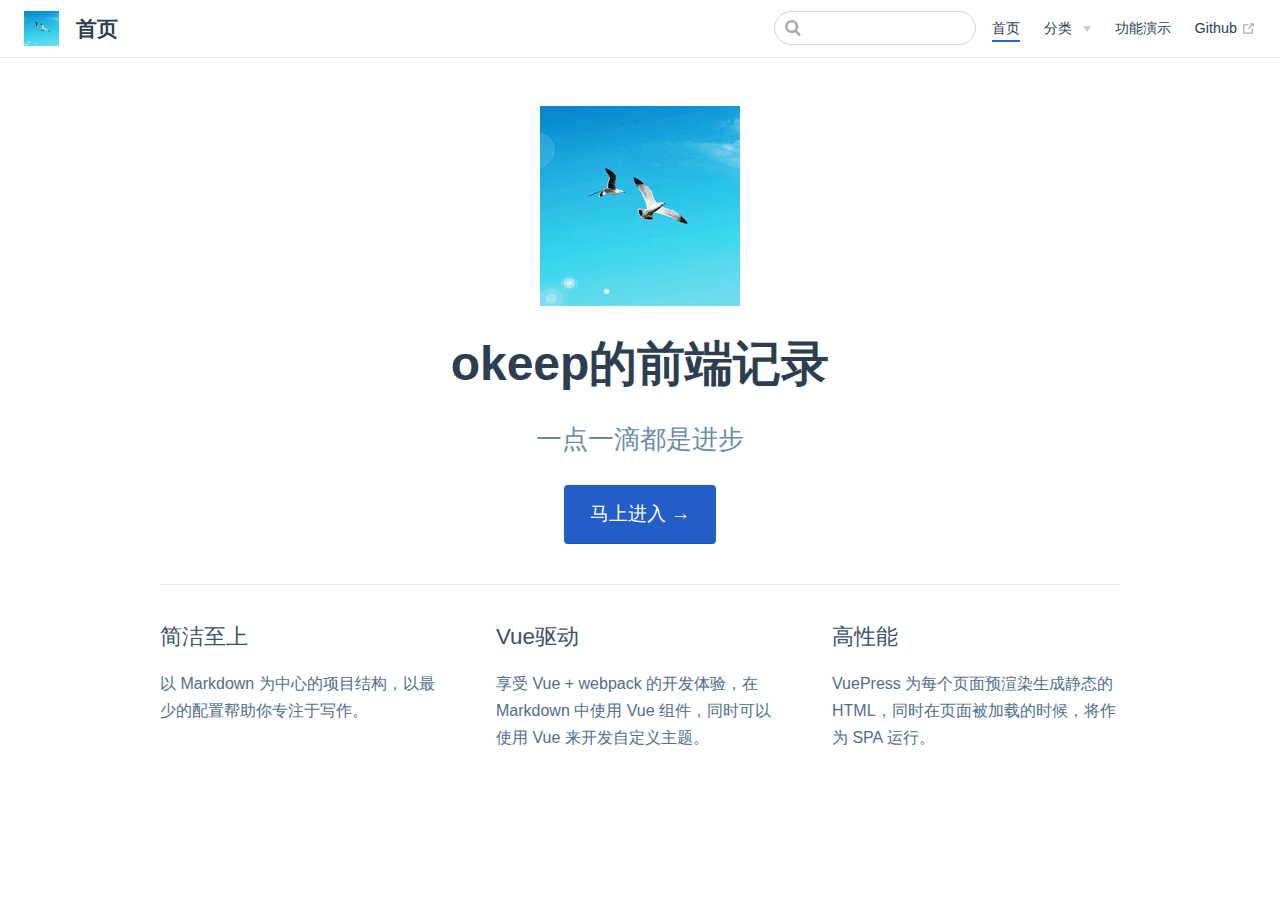
<file: index.html>
<!DOCTYPE html>
<html lang="en-US">
  <head>
    <meta charset="utf-8">
    <meta name="viewport" content="width=device-width,initial-scale=1">
    <title>首页</title>
    <meta name="description" content="的开发记录">
    <link rel="icon" href="/egg.png">
    
    <link rel="preload" href="/assets/css/0.styles.f7d5beb8.css" as="style"><link rel="preload" href="/assets/js/app.0ef49a91.js" as="script"><link rel="preload" href="/assets/js/2.79bfe081.js" as="script"><link rel="preload" href="/assets/js/5.30d95bac.js" as="script"><link rel="prefetch" href="/assets/js/10.17a3fe00.js"><link rel="prefetch" href="/assets/js/11.f101a02e.js"><link rel="prefetch" href="/assets/js/12.940fed05.js"><link rel="prefetch" href="/assets/js/3.e6a8256a.js"><link rel="prefetch" href="/assets/js/4.a4e8412b.js"><link rel="prefetch" href="/assets/js/6.48edad2d.js"><link rel="prefetch" href="/assets/js/7.f6fe3438.js"><link rel="prefetch" href="/assets/js/8.ee2d4202.js"><link rel="prefetch" href="/assets/js/9.f8eadd6c.js">
    <link rel="stylesheet" href="/assets/css/0.styles.f7d5beb8.css">
  </head>
  <body>
    <div id="app" data-server-rendered="true"><div class="theme-container no-sidebar"><header class="navbar"><div class="sidebar-button"><svg xmlns="http://www.w3.org/2000/svg" aria-hidden="true" role="img" viewBox="0 0 448 512" class="icon"><path fill="currentColor" d="M436 124H12c-6.627 0-12-5.373-12-12V80c0-6.627 5.373-12 12-12h424c6.627 0 12 5.373 12 12v32c0 6.627-5.373 12-12 12zm0 160H12c-6.627 0-12-5.373-12-12v-32c0-6.627 5.373-12 12-12h424c6.627 0 12 5.373 12 12v32c0 6.627-5.373 12-12 12zm0 160H12c-6.627 0-12-5.373-12-12v-32c0-6.627 5.373-12 12-12h424c6.627 0 12 5.373 12 12v32c0 6.627-5.373 12-12 12z"></path></svg></div> <a href="/" class="home-link router-link-exact-active router-link-active"><img src="/egg.png" alt="首页" class="logo"> <span class="site-name can-hide">首页</span></a> <div class="links"><div class="search-box"><input aria-label="Search" autocomplete="off" spellcheck="false" value=""> <!----></div> <nav class="nav-links can-hide"><div class="nav-item"><a href="/" class="nav-link router-link-exact-active router-link-active">首页</a></div><div class="nav-item"><div class="dropdown-wrapper"><button type="button" aria-label="分类" class="dropdown-title"><span class="title">分类</span> <span class="arrow right"></span></button> <ul class="nav-dropdown" style="display:none;"><li class="dropdown-item"><!----> <a href="/pages/folder1/test1.html" class="nav-link">文章</a></li><li class="dropdown-item"><!----> <a href="/pages/folder2/test4.html" class="nav-link">琐碎</a></li></ul></div></div><div class="nav-item"><a href="/pages/folder1/test3.html" class="nav-link">功能演示</a></div><div class="nav-item"><a href="https://github.com/jiangxj2014" target="_blank" rel="noopener noreferrer" class="nav-link external">
  Github
  <svg xmlns="http://www.w3.org/2000/svg" aria-hidden="true" x="0px" y="0px" viewBox="0 0 100 100" width="15" height="15" class="icon outbound"><path fill="currentColor" d="M18.8,85.1h56l0,0c2.2,0,4-1.8,4-4v-32h-8v28h-48v-48h28v-8h-32l0,0c-2.2,0-4,1.8-4,4v56C14.8,83.3,16.6,85.1,18.8,85.1z"></path> <polygon fill="currentColor" points="45.7,48.7 51.3,54.3 77.2,28.5 77.2,37.2 85.2,37.2 85.2,14.9 62.8,14.9 62.8,22.9 71.5,22.9"></polygon></svg></a></div> <!----></nav></div></header> <div class="sidebar-mask"></div> <aside class="sidebar"><nav class="nav-links"><div class="nav-item"><a href="/" class="nav-link router-link-exact-active router-link-active">首页</a></div><div class="nav-item"><div class="dropdown-wrapper"><button type="button" aria-label="分类" class="dropdown-title"><span class="title">分类</span> <span class="arrow right"></span></button> <ul class="nav-dropdown" style="display:none;"><li class="dropdown-item"><!----> <a href="/pages/folder1/test1.html" class="nav-link">文章</a></li><li class="dropdown-item"><!----> <a href="/pages/folder2/test4.html" class="nav-link">琐碎</a></li></ul></div></div><div class="nav-item"><a href="/pages/folder1/test3.html" class="nav-link">功能演示</a></div><div class="nav-item"><a href="https://github.com/jiangxj2014" target="_blank" rel="noopener noreferrer" class="nav-link external">
  Github
  <svg xmlns="http://www.w3.org/2000/svg" aria-hidden="true" x="0px" y="0px" viewBox="0 0 100 100" width="15" height="15" class="icon outbound"><path fill="currentColor" d="M18.8,85.1h56l0,0c2.2,0,4-1.8,4-4v-32h-8v28h-48v-48h28v-8h-32l0,0c-2.2,0-4,1.8-4,4v56C14.8,83.3,16.6,85.1,18.8,85.1z"></path> <polygon fill="currentColor" points="45.7,48.7 51.3,54.3 77.2,28.5 77.2,37.2 85.2,37.2 85.2,14.9 62.8,14.9 62.8,22.9 71.5,22.9"></polygon></svg></a></div> <!----></nav>  <!----> </aside> <main aria-labelledby="main-title" class="home"><header class="hero"><img src="/egg.png" alt="hero"> <h1 id="main-title">okeep的前端记录</h1> <p class="description">
      一点一滴都是进步
    </p> <p class="action"><a href="/pages/folder1/test1.html" class="nav-link action-button">马上进入 →</a></p></header> <div class="features"><div class="feature"><h2>简洁至上</h2> <p>以 Markdown 为中心的项目结构，以最少的配置帮助你专注于写作。</p></div><div class="feature"><h2>Vue驱动</h2> <p>享受 Vue + webpack 的开发体验，在 Markdown 中使用 Vue 组件，同时可以使用 Vue 来开发自定义主题。</p></div><div class="feature"><h2>高性能</h2> <p>VuePress 为每个页面预渲染生成静态的 HTML，同时在页面被加载的时候，将作为 SPA 运行。</p></div></div> <div class="theme-default-content custom content__default"></div> <!----></main></div><div class="global-ui"></div></div>
    <script src="/assets/js/app.0ef49a91.js" defer></script><script src="/assets/js/2.79bfe081.js" defer></script><script src="/assets/js/5.30d95bac.js" defer></script>
  </body>
</html>
</file>
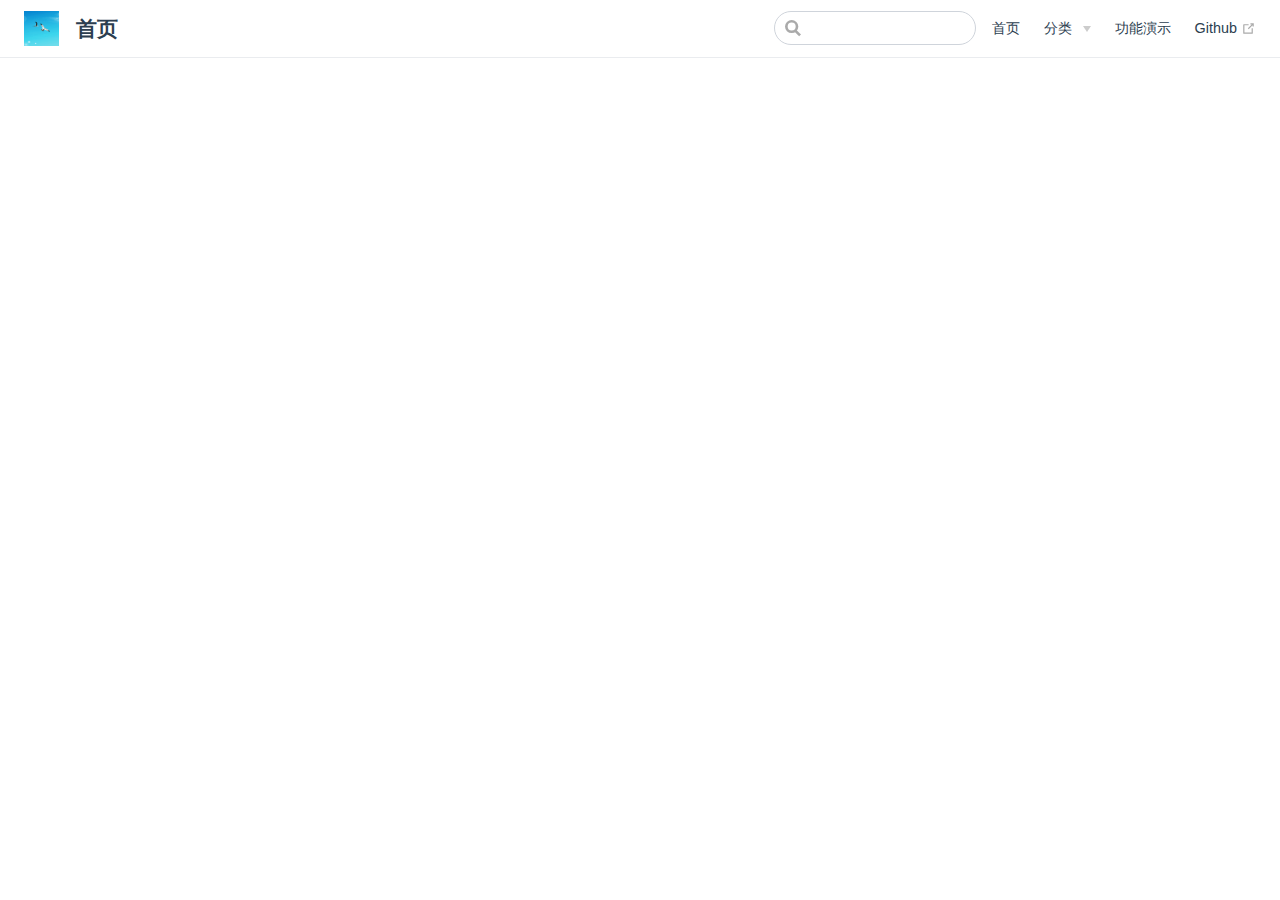
<file: confid.html>
<!DOCTYPE html>
<html lang="en-US">
  <head>
    <meta charset="utf-8">
    <meta name="viewport" content="width=device-width,initial-scale=1">
    <title>首页</title>
    <meta name="description" content="的开发记录">
    <link rel="icon" href="/egg.png">
    
    <link rel="preload" href="/assets/css/0.styles.f7d5beb8.css" as="style"><link rel="preload" href="/assets/js/app.0ef49a91.js" as="script"><link rel="preload" href="/assets/js/2.79bfe081.js" as="script"><link rel="preload" href="/assets/js/6.48edad2d.js" as="script"><link rel="prefetch" href="/assets/js/10.17a3fe00.js"><link rel="prefetch" href="/assets/js/11.f101a02e.js"><link rel="prefetch" href="/assets/js/12.940fed05.js"><link rel="prefetch" href="/assets/js/3.e6a8256a.js"><link rel="prefetch" href="/assets/js/4.a4e8412b.js"><link rel="prefetch" href="/assets/js/5.30d95bac.js"><link rel="prefetch" href="/assets/js/7.f6fe3438.js"><link rel="prefetch" href="/assets/js/8.ee2d4202.js"><link rel="prefetch" href="/assets/js/9.f8eadd6c.js">
    <link rel="stylesheet" href="/assets/css/0.styles.f7d5beb8.css">
  </head>
  <body>
    <div id="app" data-server-rendered="true"><div class="theme-container no-sidebar"><header class="navbar"><div class="sidebar-button"><svg xmlns="http://www.w3.org/2000/svg" aria-hidden="true" role="img" viewBox="0 0 448 512" class="icon"><path fill="currentColor" d="M436 124H12c-6.627 0-12-5.373-12-12V80c0-6.627 5.373-12 12-12h424c6.627 0 12 5.373 12 12v32c0 6.627-5.373 12-12 12zm0 160H12c-6.627 0-12-5.373-12-12v-32c0-6.627 5.373-12 12-12h424c6.627 0 12 5.373 12 12v32c0 6.627-5.373 12-12 12zm0 160H12c-6.627 0-12-5.373-12-12v-32c0-6.627 5.373-12 12-12h424c6.627 0 12 5.373 12 12v32c0 6.627-5.373 12-12 12z"></path></svg></div> <a href="/" class="home-link router-link-active"><img src="/egg.png" alt="首页" class="logo"> <span class="site-name can-hide">首页</span></a> <div class="links"><div class="search-box"><input aria-label="Search" autocomplete="off" spellcheck="false" value=""> <!----></div> <nav class="nav-links can-hide"><div class="nav-item"><a href="/" class="nav-link">首页</a></div><div class="nav-item"><div class="dropdown-wrapper"><button type="button" aria-label="分类" class="dropdown-title"><span class="title">分类</span> <span class="arrow right"></span></button> <ul class="nav-dropdown" style="display:none;"><li class="dropdown-item"><!----> <a href="/pages/folder1/test1.html" class="nav-link">文章</a></li><li class="dropdown-item"><!----> <a href="/pages/folder2/test4.html" class="nav-link">琐碎</a></li></ul></div></div><div class="nav-item"><a href="/pages/folder1/test3.html" class="nav-link">功能演示</a></div><div class="nav-item"><a href="https://github.com/jiangxj2014" target="_blank" rel="noopener noreferrer" class="nav-link external">
  Github
  <svg xmlns="http://www.w3.org/2000/svg" aria-hidden="true" x="0px" y="0px" viewBox="0 0 100 100" width="15" height="15" class="icon outbound"><path fill="currentColor" d="M18.8,85.1h56l0,0c2.2,0,4-1.8,4-4v-32h-8v28h-48v-48h28v-8h-32l0,0c-2.2,0-4,1.8-4,4v56C14.8,83.3,16.6,85.1,18.8,85.1z"></path> <polygon fill="currentColor" points="45.7,48.7 51.3,54.3 77.2,28.5 77.2,37.2 85.2,37.2 85.2,14.9 62.8,14.9 62.8,22.9 71.5,22.9"></polygon></svg></a></div> <!----></nav></div></header> <div class="sidebar-mask"></div> <aside class="sidebar"><nav class="nav-links"><div class="nav-item"><a href="/" class="nav-link">首页</a></div><div class="nav-item"><div class="dropdown-wrapper"><button type="button" aria-label="分类" class="dropdown-title"><span class="title">分类</span> <span class="arrow right"></span></button> <ul class="nav-dropdown" style="display:none;"><li class="dropdown-item"><!----> <a href="/pages/folder1/test1.html" class="nav-link">文章</a></li><li class="dropdown-item"><!----> <a href="/pages/folder2/test4.html" class="nav-link">琐碎</a></li></ul></div></div><div class="nav-item"><a href="/pages/folder1/test3.html" class="nav-link">功能演示</a></div><div class="nav-item"><a href="https://github.com/jiangxj2014" target="_blank" rel="noopener noreferrer" class="nav-link external">
  Github
  <svg xmlns="http://www.w3.org/2000/svg" aria-hidden="true" x="0px" y="0px" viewBox="0 0 100 100" width="15" height="15" class="icon outbound"><path fill="currentColor" d="M18.8,85.1h56l0,0c2.2,0,4-1.8,4-4v-32h-8v28h-48v-48h28v-8h-32l0,0c-2.2,0-4,1.8-4,4v56C14.8,83.3,16.6,85.1,18.8,85.1z"></path> <polygon fill="currentColor" points="45.7,48.7 51.3,54.3 77.2,28.5 77.2,37.2 85.2,37.2 85.2,14.9 62.8,14.9 62.8,22.9 71.5,22.9"></polygon></svg></a></div> <!----></nav>  <!----> </aside> <main class="page"> <div class="theme-default-content content__default"></div> <footer class="page-edit"><!----> <!----></footer> <!----> </main></div><div class="global-ui"></div></div>
    <script src="/assets/js/app.0ef49a91.js" defer></script><script src="/assets/js/2.79bfe081.js" defer></script><script src="/assets/js/6.48edad2d.js" defer></script>
  </body>
</html>
</file>
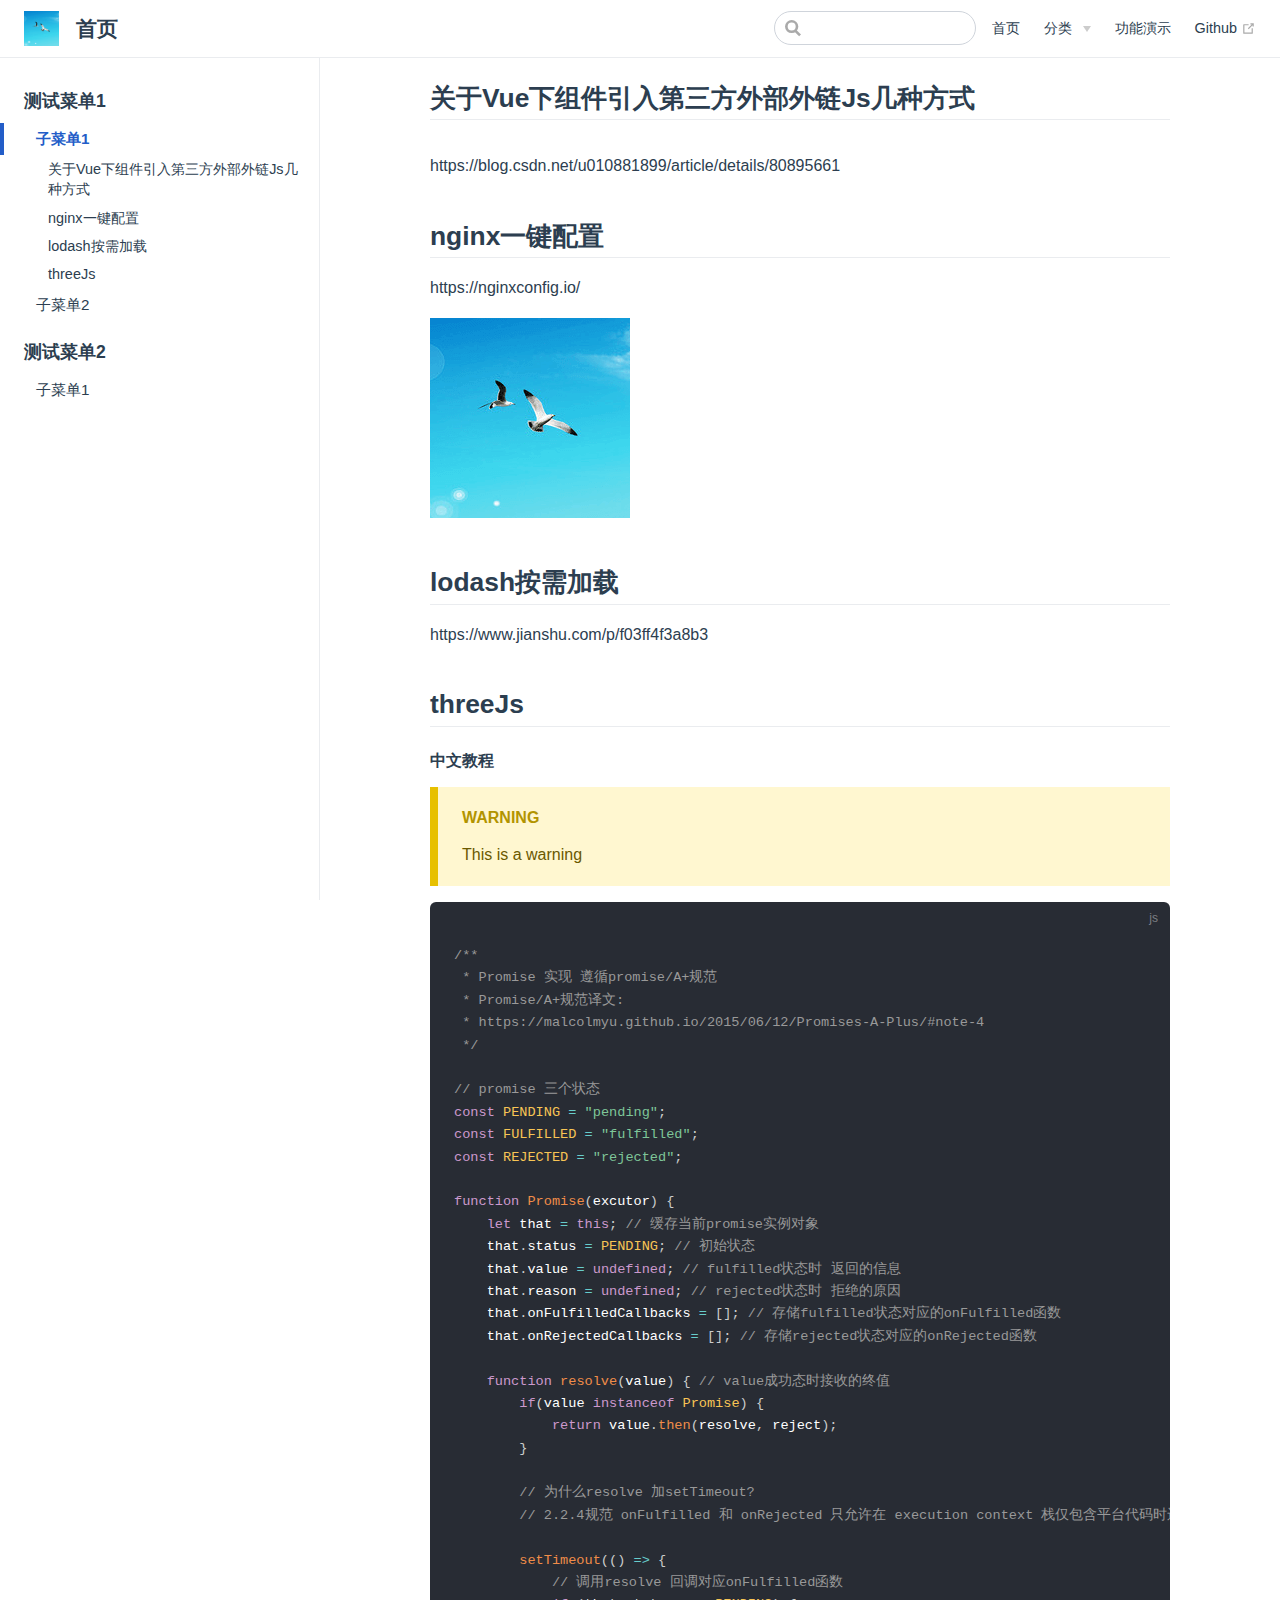
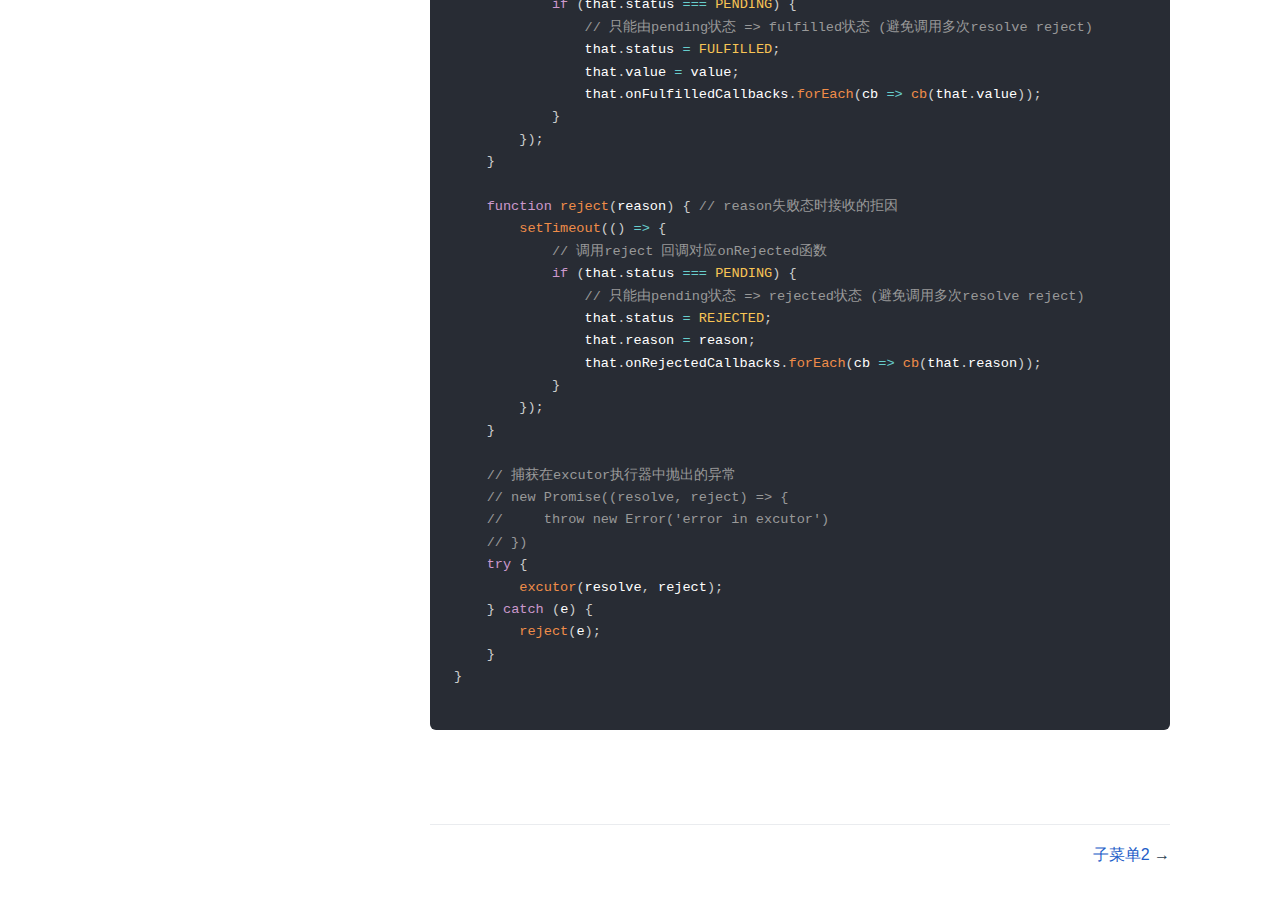
<file: pages/folder1/test1.html>
<!DOCTYPE html>
<html lang="en-US">
  <head>
    <meta charset="utf-8">
    <meta name="viewport" content="width=device-width,initial-scale=1">
    <title>关于Vue下组件引入第三方外部外链Js几种方式 | 首页</title>
    <meta name="description" content="的开发记录">
    <link rel="icon" href="/egg.png">
    
    <link rel="preload" href="/assets/css/0.styles.f7d5beb8.css" as="style"><link rel="preload" href="/assets/js/app.0ef49a91.js" as="script"><link rel="preload" href="/assets/js/2.79bfe081.js" as="script"><link rel="preload" href="/assets/js/7.f6fe3438.js" as="script"><link rel="prefetch" href="/assets/js/10.17a3fe00.js"><link rel="prefetch" href="/assets/js/11.f101a02e.js"><link rel="prefetch" href="/assets/js/12.940fed05.js"><link rel="prefetch" href="/assets/js/3.e6a8256a.js"><link rel="prefetch" href="/assets/js/4.a4e8412b.js"><link rel="prefetch" href="/assets/js/5.30d95bac.js"><link rel="prefetch" href="/assets/js/6.48edad2d.js"><link rel="prefetch" href="/assets/js/8.ee2d4202.js"><link rel="prefetch" href="/assets/js/9.f8eadd6c.js">
    <link rel="stylesheet" href="/assets/css/0.styles.f7d5beb8.css">
  </head>
  <body>
    <div id="app" data-server-rendered="true"><div class="theme-container"><header class="navbar"><div class="sidebar-button"><svg xmlns="http://www.w3.org/2000/svg" aria-hidden="true" role="img" viewBox="0 0 448 512" class="icon"><path fill="currentColor" d="M436 124H12c-6.627 0-12-5.373-12-12V80c0-6.627 5.373-12 12-12h424c6.627 0 12 5.373 12 12v32c0 6.627-5.373 12-12 12zm0 160H12c-6.627 0-12-5.373-12-12v-32c0-6.627 5.373-12 12-12h424c6.627 0 12 5.373 12 12v32c0 6.627-5.373 12-12 12zm0 160H12c-6.627 0-12-5.373-12-12v-32c0-6.627 5.373-12 12-12h424c6.627 0 12 5.373 12 12v32c0 6.627-5.373 12-12 12z"></path></svg></div> <a href="/" class="home-link router-link-active"><img src="/egg.png" alt="首页" class="logo"> <span class="site-name can-hide">首页</span></a> <div class="links"><div class="search-box"><input aria-label="Search" autocomplete="off" spellcheck="false" value=""> <!----></div> <nav class="nav-links can-hide"><div class="nav-item"><a href="/" class="nav-link">首页</a></div><div class="nav-item"><div class="dropdown-wrapper"><button type="button" aria-label="分类" class="dropdown-title"><span class="title">分类</span> <span class="arrow right"></span></button> <ul class="nav-dropdown" style="display:none;"><li class="dropdown-item"><!----> <a href="/pages/folder1/test1.html" class="nav-link router-link-exact-active router-link-active">文章</a></li><li class="dropdown-item"><!----> <a href="/pages/folder2/test4.html" class="nav-link">琐碎</a></li></ul></div></div><div class="nav-item"><a href="/pages/folder1/test3.html" class="nav-link">功能演示</a></div><div class="nav-item"><a href="https://github.com/jiangxj2014" target="_blank" rel="noopener noreferrer" class="nav-link external">
  Github
  <svg xmlns="http://www.w3.org/2000/svg" aria-hidden="true" x="0px" y="0px" viewBox="0 0 100 100" width="15" height="15" class="icon outbound"><path fill="currentColor" d="M18.8,85.1h56l0,0c2.2,0,4-1.8,4-4v-32h-8v28h-48v-48h28v-8h-32l0,0c-2.2,0-4,1.8-4,4v56C14.8,83.3,16.6,85.1,18.8,85.1z"></path> <polygon fill="currentColor" points="45.7,48.7 51.3,54.3 77.2,28.5 77.2,37.2 85.2,37.2 85.2,14.9 62.8,14.9 62.8,22.9 71.5,22.9"></polygon></svg></a></div> <!----></nav></div></header> <div class="sidebar-mask"></div> <aside class="sidebar"><nav class="nav-links"><div class="nav-item"><a href="/" class="nav-link">首页</a></div><div class="nav-item"><div class="dropdown-wrapper"><button type="button" aria-label="分类" class="dropdown-title"><span class="title">分类</span> <span class="arrow right"></span></button> <ul class="nav-dropdown" style="display:none;"><li class="dropdown-item"><!----> <a href="/pages/folder1/test1.html" class="nav-link router-link-exact-active router-link-active">文章</a></li><li class="dropdown-item"><!----> <a href="/pages/folder2/test4.html" class="nav-link">琐碎</a></li></ul></div></div><div class="nav-item"><a href="/pages/folder1/test3.html" class="nav-link">功能演示</a></div><div class="nav-item"><a href="https://github.com/jiangxj2014" target="_blank" rel="noopener noreferrer" class="nav-link external">
  Github
  <svg xmlns="http://www.w3.org/2000/svg" aria-hidden="true" x="0px" y="0px" viewBox="0 0 100 100" width="15" height="15" class="icon outbound"><path fill="currentColor" d="M18.8,85.1h56l0,0c2.2,0,4-1.8,4-4v-32h-8v28h-48v-48h28v-8h-32l0,0c-2.2,0-4,1.8-4,4v56C14.8,83.3,16.6,85.1,18.8,85.1z"></path> <polygon fill="currentColor" points="45.7,48.7 51.3,54.3 77.2,28.5 77.2,37.2 85.2,37.2 85.2,14.9 62.8,14.9 62.8,22.9 71.5,22.9"></polygon></svg></a></div> <!----></nav>  <ul class="sidebar-links"><li><section class="sidebar-group depth-0"><p class="sidebar-heading open"><span>测试菜单1</span> <!----></p> <ul class="sidebar-links sidebar-group-items"><li><a href="/pages/folder1/test1.html" class="active sidebar-link">子菜单1</a><ul class="sidebar-sub-headers"><li class="sidebar-sub-header"><a href="/pages/folder1/test1.html#关于vue下组件引入第三方外部外链js几种方式" class="sidebar-link">关于Vue下组件引入第三方外部外链Js几种方式</a></li><li class="sidebar-sub-header"><a href="/pages/folder1/test1.html#nginx一键配置" class="sidebar-link">nginx一键配置</a></li><li class="sidebar-sub-header"><a href="/pages/folder1/test1.html#lodash按需加载" class="sidebar-link">lodash按需加载</a></li><li class="sidebar-sub-header"><a href="/pages/folder1/test1.html#threejs" class="sidebar-link">threeJs</a></li></ul></li><li><a href="/pages/folder1/test3.html" class="sidebar-link">子菜单2</a></li></ul></section></li><li><section class="sidebar-group depth-0"><p class="sidebar-heading"><span>测试菜单2</span> <!----></p> <ul class="sidebar-links sidebar-group-items"><li><a href="/pages/folder1/test2.html" class="sidebar-link">子菜单1</a></li></ul></section></li></ul> </aside> <main class="page"> <div class="theme-default-content content__default"><h2 id="关于vue下组件引入第三方外部外链js几种方式"><a href="#关于vue下组件引入第三方外部外链js几种方式" class="header-anchor">#</a> 关于Vue下组件引入第三方外部外链Js几种方式</h2> <p>https://blog.csdn.net/u010881899/article/details/80895661</p> <h2 id="nginx一键配置"><a href="#nginx一键配置" class="header-anchor">#</a> nginx一键配置</h2> <p>https://nginxconfig.io/</p> <p><img src="/egg.png" alt=""></p> <h2 id="lodash按需加载"><a href="#lodash按需加载" class="header-anchor">#</a> lodash按需加载</h2> <p>https://www.jianshu.com/p/f03ff4f3a8b3</p> <h2 id="threejs"><a href="#threejs" class="header-anchor">#</a> threeJs</h2> <h4 id="中文教程"><a href="#中文教程" class="header-anchor">#</a> 中文教程</h4> <div class="custom-block warning"><p class="custom-block-title">WARNING</p> <p>This is a warning</p></div> <div class="language-js extra-class"><pre class="language-js"><code>
<span class="token comment">/**
 * Promise 实现 遵循promise/A+规范
 * Promise/A+规范译文:
 * https://malcolmyu.github.io/2015/06/12/Promises-A-Plus/#note-4
 */</span>

<span class="token comment">// promise 三个状态</span>
<span class="token keyword">const</span> <span class="token constant">PENDING</span> <span class="token operator">=</span> <span class="token string">&quot;pending&quot;</span><span class="token punctuation">;</span>
<span class="token keyword">const</span> <span class="token constant">FULFILLED</span> <span class="token operator">=</span> <span class="token string">&quot;fulfilled&quot;</span><span class="token punctuation">;</span>
<span class="token keyword">const</span> <span class="token constant">REJECTED</span> <span class="token operator">=</span> <span class="token string">&quot;rejected&quot;</span><span class="token punctuation">;</span>

<span class="token keyword">function</span> <span class="token function">Promise</span><span class="token punctuation">(</span><span class="token parameter">excutor</span><span class="token punctuation">)</span> <span class="token punctuation">{</span>
    <span class="token keyword">let</span> that <span class="token operator">=</span> <span class="token keyword">this</span><span class="token punctuation">;</span> <span class="token comment">// 缓存当前promise实例对象</span>
    that<span class="token punctuation">.</span>status <span class="token operator">=</span> <span class="token constant">PENDING</span><span class="token punctuation">;</span> <span class="token comment">// 初始状态</span>
    that<span class="token punctuation">.</span>value <span class="token operator">=</span> <span class="token keyword">undefined</span><span class="token punctuation">;</span> <span class="token comment">// fulfilled状态时 返回的信息</span>
    that<span class="token punctuation">.</span>reason <span class="token operator">=</span> <span class="token keyword">undefined</span><span class="token punctuation">;</span> <span class="token comment">// rejected状态时 拒绝的原因</span>
    that<span class="token punctuation">.</span>onFulfilledCallbacks <span class="token operator">=</span> <span class="token punctuation">[</span><span class="token punctuation">]</span><span class="token punctuation">;</span> <span class="token comment">// 存储fulfilled状态对应的onFulfilled函数</span>
    that<span class="token punctuation">.</span>onRejectedCallbacks <span class="token operator">=</span> <span class="token punctuation">[</span><span class="token punctuation">]</span><span class="token punctuation">;</span> <span class="token comment">// 存储rejected状态对应的onRejected函数</span>

    <span class="token keyword">function</span> <span class="token function">resolve</span><span class="token punctuation">(</span><span class="token parameter">value</span><span class="token punctuation">)</span> <span class="token punctuation">{</span> <span class="token comment">// value成功态时接收的终值</span>
        <span class="token keyword">if</span><span class="token punctuation">(</span>value <span class="token keyword">instanceof</span> <span class="token class-name">Promise</span><span class="token punctuation">)</span> <span class="token punctuation">{</span>
            <span class="token keyword">return</span> value<span class="token punctuation">.</span><span class="token function">then</span><span class="token punctuation">(</span>resolve<span class="token punctuation">,</span> reject<span class="token punctuation">)</span><span class="token punctuation">;</span>
        <span class="token punctuation">}</span>

        <span class="token comment">// 为什么resolve 加setTimeout?</span>
        <span class="token comment">// 2.2.4规范 onFulfilled 和 onRejected 只允许在 execution context 栈仅包含平台代码时运行.</span>

        <span class="token function">setTimeout</span><span class="token punctuation">(</span><span class="token punctuation">(</span><span class="token punctuation">)</span> <span class="token operator">=&gt;</span> <span class="token punctuation">{</span>
            <span class="token comment">// 调用resolve 回调对应onFulfilled函数</span>
            <span class="token keyword">if</span> <span class="token punctuation">(</span>that<span class="token punctuation">.</span>status <span class="token operator">===</span> <span class="token constant">PENDING</span><span class="token punctuation">)</span> <span class="token punctuation">{</span>
                <span class="token comment">// 只能由pending状态 =&gt; fulfilled状态 (避免调用多次resolve reject)</span>
                that<span class="token punctuation">.</span>status <span class="token operator">=</span> <span class="token constant">FULFILLED</span><span class="token punctuation">;</span>
                that<span class="token punctuation">.</span>value <span class="token operator">=</span> value<span class="token punctuation">;</span>
                that<span class="token punctuation">.</span>onFulfilledCallbacks<span class="token punctuation">.</span><span class="token function">forEach</span><span class="token punctuation">(</span><span class="token parameter">cb</span> <span class="token operator">=&gt;</span> <span class="token function">cb</span><span class="token punctuation">(</span>that<span class="token punctuation">.</span>value<span class="token punctuation">)</span><span class="token punctuation">)</span><span class="token punctuation">;</span>
            <span class="token punctuation">}</span>
        <span class="token punctuation">}</span><span class="token punctuation">)</span><span class="token punctuation">;</span>
    <span class="token punctuation">}</span>

    <span class="token keyword">function</span> <span class="token function">reject</span><span class="token punctuation">(</span><span class="token parameter">reason</span><span class="token punctuation">)</span> <span class="token punctuation">{</span> <span class="token comment">// reason失败态时接收的拒因</span>
        <span class="token function">setTimeout</span><span class="token punctuation">(</span><span class="token punctuation">(</span><span class="token punctuation">)</span> <span class="token operator">=&gt;</span> <span class="token punctuation">{</span>
            <span class="token comment">// 调用reject 回调对应onRejected函数</span>
            <span class="token keyword">if</span> <span class="token punctuation">(</span>that<span class="token punctuation">.</span>status <span class="token operator">===</span> <span class="token constant">PENDING</span><span class="token punctuation">)</span> <span class="token punctuation">{</span>
                <span class="token comment">// 只能由pending状态 =&gt; rejected状态 (避免调用多次resolve reject)</span>
                that<span class="token punctuation">.</span>status <span class="token operator">=</span> <span class="token constant">REJECTED</span><span class="token punctuation">;</span>
                that<span class="token punctuation">.</span>reason <span class="token operator">=</span> reason<span class="token punctuation">;</span>
                that<span class="token punctuation">.</span>onRejectedCallbacks<span class="token punctuation">.</span><span class="token function">forEach</span><span class="token punctuation">(</span><span class="token parameter">cb</span> <span class="token operator">=&gt;</span> <span class="token function">cb</span><span class="token punctuation">(</span>that<span class="token punctuation">.</span>reason<span class="token punctuation">)</span><span class="token punctuation">)</span><span class="token punctuation">;</span>
            <span class="token punctuation">}</span>
        <span class="token punctuation">}</span><span class="token punctuation">)</span><span class="token punctuation">;</span>
    <span class="token punctuation">}</span>

    <span class="token comment">// 捕获在excutor执行器中抛出的异常</span>
    <span class="token comment">// new Promise((resolve, reject) =&gt; {</span>
    <span class="token comment">//     throw new Error('error in excutor')</span>
    <span class="token comment">// })</span>
    <span class="token keyword">try</span> <span class="token punctuation">{</span>
        <span class="token function">excutor</span><span class="token punctuation">(</span>resolve<span class="token punctuation">,</span> reject<span class="token punctuation">)</span><span class="token punctuation">;</span>
    <span class="token punctuation">}</span> <span class="token keyword">catch</span> <span class="token punctuation">(</span>e<span class="token punctuation">)</span> <span class="token punctuation">{</span>
        <span class="token function">reject</span><span class="token punctuation">(</span>e<span class="token punctuation">)</span><span class="token punctuation">;</span>
    <span class="token punctuation">}</span>
<span class="token punctuation">}</span>

</code></pre></div></div> <footer class="page-edit"><!----> <!----></footer> <div class="page-nav"><p class="inner"><!----> <span class="next"><a href="/pages/folder1/test3.html">子菜单2</a>
      →
    </span></p></div> </main></div><div class="global-ui"></div></div>
    <script src="/assets/js/app.0ef49a91.js" defer></script><script src="/assets/js/2.79bfe081.js" defer></script><script src="/assets/js/7.f6fe3438.js" defer></script>
  </body>
</html>
</file>
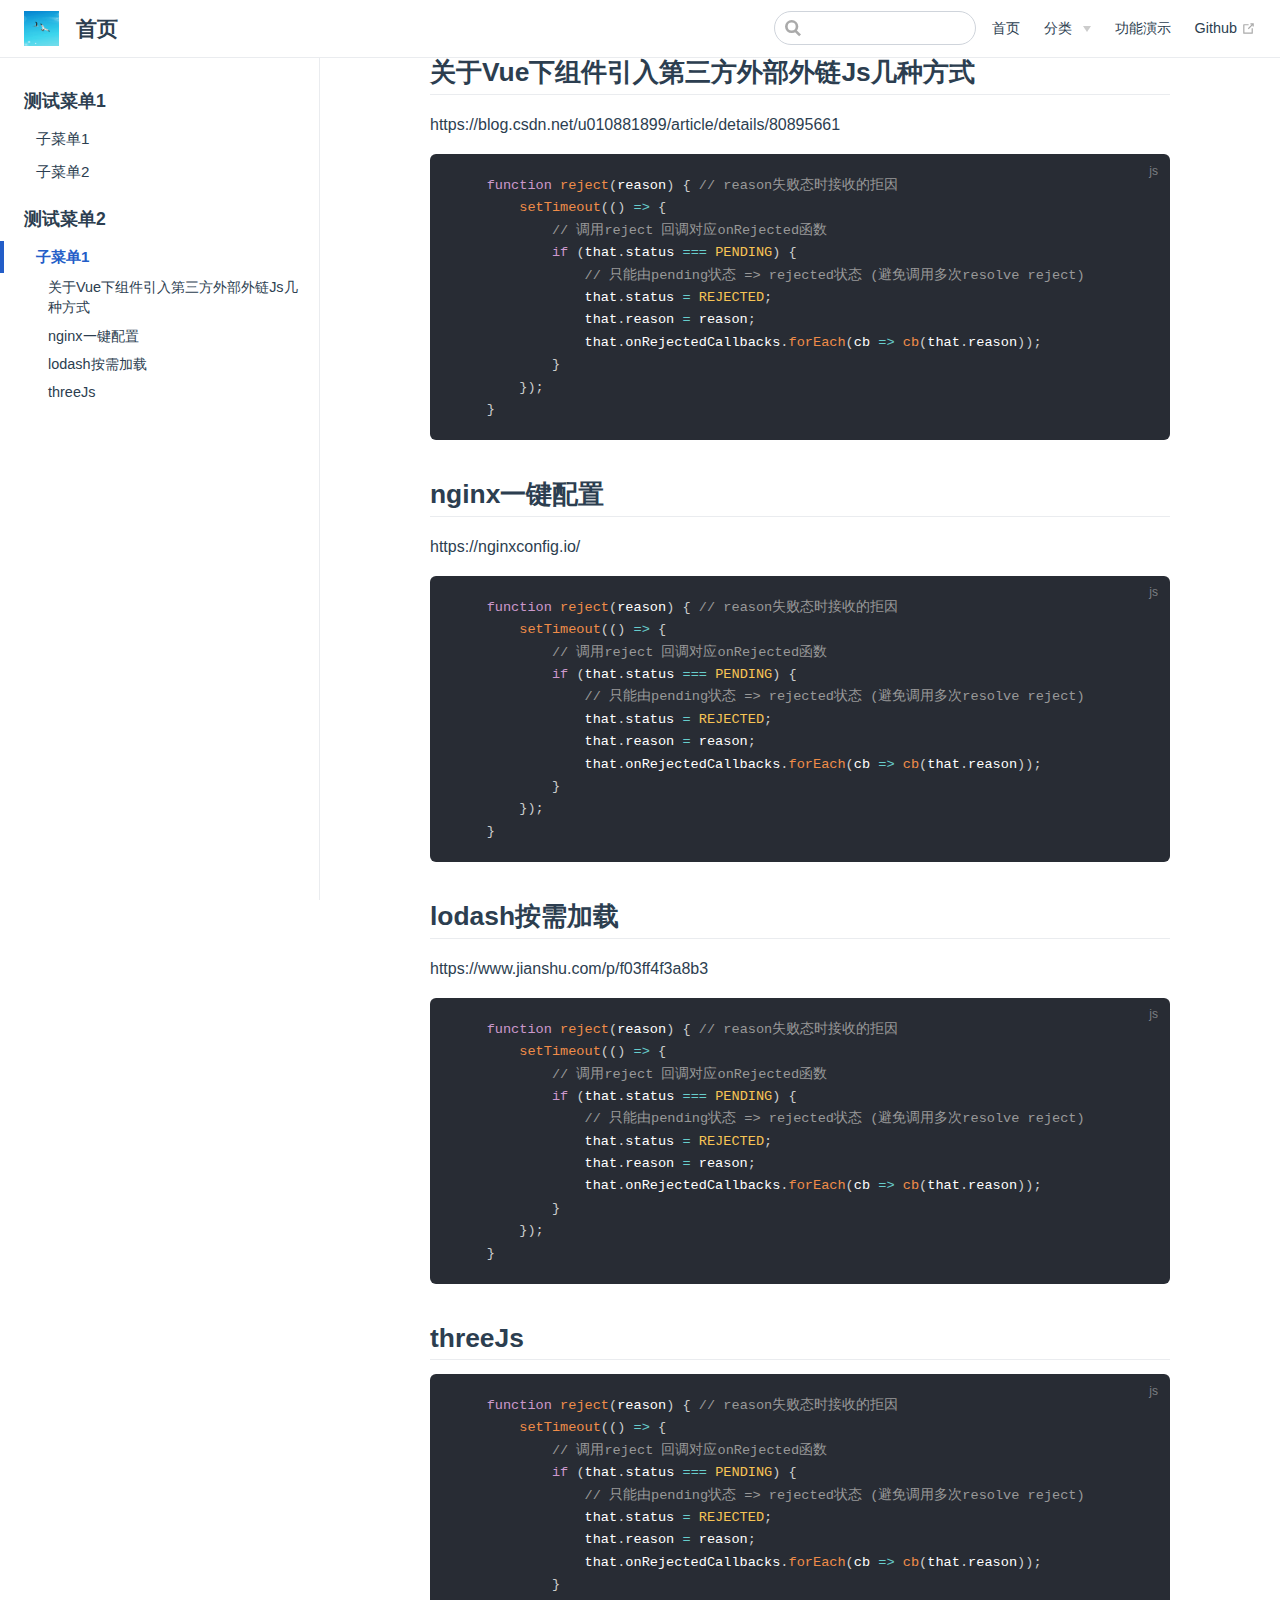
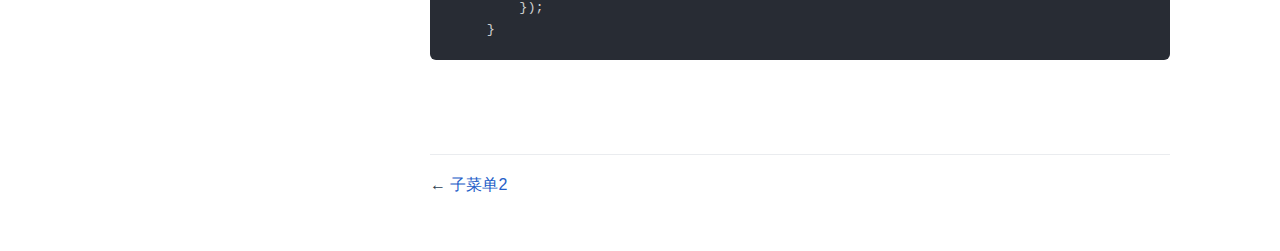
<file: pages/folder1/test2.html>
<!DOCTYPE html>
<html lang="en-US">
  <head>
    <meta charset="utf-8">
    <meta name="viewport" content="width=device-width,initial-scale=1">
    <title>首页</title>
    <meta name="description" content="的开发记录">
    <link rel="icon" href="/egg.png">
    
    <link rel="preload" href="/assets/css/0.styles.f7d5beb8.css" as="style"><link rel="preload" href="/assets/js/app.0ef49a91.js" as="script"><link rel="preload" href="/assets/js/2.79bfe081.js" as="script"><link rel="preload" href="/assets/js/8.ee2d4202.js" as="script"><link rel="prefetch" href="/assets/js/10.17a3fe00.js"><link rel="prefetch" href="/assets/js/11.f101a02e.js"><link rel="prefetch" href="/assets/js/12.940fed05.js"><link rel="prefetch" href="/assets/js/3.e6a8256a.js"><link rel="prefetch" href="/assets/js/4.a4e8412b.js"><link rel="prefetch" href="/assets/js/5.30d95bac.js"><link rel="prefetch" href="/assets/js/6.48edad2d.js"><link rel="prefetch" href="/assets/js/7.f6fe3438.js"><link rel="prefetch" href="/assets/js/9.f8eadd6c.js">
    <link rel="stylesheet" href="/assets/css/0.styles.f7d5beb8.css">
  </head>
  <body>
    <div id="app" data-server-rendered="true"><div class="theme-container"><header class="navbar"><div class="sidebar-button"><svg xmlns="http://www.w3.org/2000/svg" aria-hidden="true" role="img" viewBox="0 0 448 512" class="icon"><path fill="currentColor" d="M436 124H12c-6.627 0-12-5.373-12-12V80c0-6.627 5.373-12 12-12h424c6.627 0 12 5.373 12 12v32c0 6.627-5.373 12-12 12zm0 160H12c-6.627 0-12-5.373-12-12v-32c0-6.627 5.373-12 12-12h424c6.627 0 12 5.373 12 12v32c0 6.627-5.373 12-12 12zm0 160H12c-6.627 0-12-5.373-12-12v-32c0-6.627 5.373-12 12-12h424c6.627 0 12 5.373 12 12v32c0 6.627-5.373 12-12 12z"></path></svg></div> <a href="/" class="home-link router-link-active"><img src="/egg.png" alt="首页" class="logo"> <span class="site-name can-hide">首页</span></a> <div class="links"><div class="search-box"><input aria-label="Search" autocomplete="off" spellcheck="false" value=""> <!----></div> <nav class="nav-links can-hide"><div class="nav-item"><a href="/" class="nav-link">首页</a></div><div class="nav-item"><div class="dropdown-wrapper"><button type="button" aria-label="分类" class="dropdown-title"><span class="title">分类</span> <span class="arrow right"></span></button> <ul class="nav-dropdown" style="display:none;"><li class="dropdown-item"><!----> <a href="/pages/folder1/test1.html" class="nav-link">文章</a></li><li class="dropdown-item"><!----> <a href="/pages/folder2/test4.html" class="nav-link">琐碎</a></li></ul></div></div><div class="nav-item"><a href="/pages/folder1/test3.html" class="nav-link">功能演示</a></div><div class="nav-item"><a href="https://github.com/jiangxj2014" target="_blank" rel="noopener noreferrer" class="nav-link external">
  Github
  <svg xmlns="http://www.w3.org/2000/svg" aria-hidden="true" x="0px" y="0px" viewBox="0 0 100 100" width="15" height="15" class="icon outbound"><path fill="currentColor" d="M18.8,85.1h56l0,0c2.2,0,4-1.8,4-4v-32h-8v28h-48v-48h28v-8h-32l0,0c-2.2,0-4,1.8-4,4v56C14.8,83.3,16.6,85.1,18.8,85.1z"></path> <polygon fill="currentColor" points="45.7,48.7 51.3,54.3 77.2,28.5 77.2,37.2 85.2,37.2 85.2,14.9 62.8,14.9 62.8,22.9 71.5,22.9"></polygon></svg></a></div> <!----></nav></div></header> <div class="sidebar-mask"></div> <aside class="sidebar"><nav class="nav-links"><div class="nav-item"><a href="/" class="nav-link">首页</a></div><div class="nav-item"><div class="dropdown-wrapper"><button type="button" aria-label="分类" class="dropdown-title"><span class="title">分类</span> <span class="arrow right"></span></button> <ul class="nav-dropdown" style="display:none;"><li class="dropdown-item"><!----> <a href="/pages/folder1/test1.html" class="nav-link">文章</a></li><li class="dropdown-item"><!----> <a href="/pages/folder2/test4.html" class="nav-link">琐碎</a></li></ul></div></div><div class="nav-item"><a href="/pages/folder1/test3.html" class="nav-link">功能演示</a></div><div class="nav-item"><a href="https://github.com/jiangxj2014" target="_blank" rel="noopener noreferrer" class="nav-link external">
  Github
  <svg xmlns="http://www.w3.org/2000/svg" aria-hidden="true" x="0px" y="0px" viewBox="0 0 100 100" width="15" height="15" class="icon outbound"><path fill="currentColor" d="M18.8,85.1h56l0,0c2.2,0,4-1.8,4-4v-32h-8v28h-48v-48h28v-8h-32l0,0c-2.2,0-4,1.8-4,4v56C14.8,83.3,16.6,85.1,18.8,85.1z"></path> <polygon fill="currentColor" points="45.7,48.7 51.3,54.3 77.2,28.5 77.2,37.2 85.2,37.2 85.2,14.9 62.8,14.9 62.8,22.9 71.5,22.9"></polygon></svg></a></div> <!----></nav>  <ul class="sidebar-links"><li><section class="sidebar-group depth-0"><p class="sidebar-heading"><span>测试菜单1</span> <!----></p> <ul class="sidebar-links sidebar-group-items"><li><a href="/pages/folder1/test1.html" class="sidebar-link">子菜单1</a></li><li><a href="/pages/folder1/test3.html" class="sidebar-link">子菜单2</a></li></ul></section></li><li><section class="sidebar-group depth-0"><p class="sidebar-heading open"><span>测试菜单2</span> <!----></p> <ul class="sidebar-links sidebar-group-items"><li><a href="/pages/folder1/test2.html" class="active sidebar-link">子菜单1</a><ul class="sidebar-sub-headers"><li class="sidebar-sub-header"><a href="/pages/folder1/test2.html#关于vue下组件引入第三方外部外链js几种方式" class="sidebar-link">关于Vue下组件引入第三方外部外链Js几种方式</a></li><li class="sidebar-sub-header"><a href="/pages/folder1/test2.html#nginx一键配置" class="sidebar-link">nginx一键配置</a></li><li class="sidebar-sub-header"><a href="/pages/folder1/test2.html#lodash按需加载" class="sidebar-link">lodash按需加载</a></li><li class="sidebar-sub-header"><a href="/pages/folder1/test2.html#threejs" class="sidebar-link">threeJs</a></li></ul></li></ul></section></li></ul> </aside> <main class="page"> <div class="theme-default-content content__default"><!----> <h2 id="关于vue下组件引入第三方外部外链js几种方式"><a href="#关于vue下组件引入第三方外部外链js几种方式" class="header-anchor">#</a> 关于Vue下组件引入第三方外部外链Js几种方式</h2> <p>https://blog.csdn.net/u010881899/article/details/80895661</p> <div class="language-js extra-class"><pre class="language-js"><code>    <span class="token keyword">function</span> <span class="token function">reject</span><span class="token punctuation">(</span><span class="token parameter">reason</span><span class="token punctuation">)</span> <span class="token punctuation">{</span> <span class="token comment">// reason失败态时接收的拒因</span>
        <span class="token function">setTimeout</span><span class="token punctuation">(</span><span class="token punctuation">(</span><span class="token punctuation">)</span> <span class="token operator">=&gt;</span> <span class="token punctuation">{</span>
            <span class="token comment">// 调用reject 回调对应onRejected函数</span>
            <span class="token keyword">if</span> <span class="token punctuation">(</span>that<span class="token punctuation">.</span>status <span class="token operator">===</span> <span class="token constant">PENDING</span><span class="token punctuation">)</span> <span class="token punctuation">{</span>
                <span class="token comment">// 只能由pending状态 =&gt; rejected状态 (避免调用多次resolve reject)</span>
                that<span class="token punctuation">.</span>status <span class="token operator">=</span> <span class="token constant">REJECTED</span><span class="token punctuation">;</span>
                that<span class="token punctuation">.</span>reason <span class="token operator">=</span> reason<span class="token punctuation">;</span>
                that<span class="token punctuation">.</span>onRejectedCallbacks<span class="token punctuation">.</span><span class="token function">forEach</span><span class="token punctuation">(</span><span class="token parameter">cb</span> <span class="token operator">=&gt;</span> <span class="token function">cb</span><span class="token punctuation">(</span>that<span class="token punctuation">.</span>reason<span class="token punctuation">)</span><span class="token punctuation">)</span><span class="token punctuation">;</span>
            <span class="token punctuation">}</span>
        <span class="token punctuation">}</span><span class="token punctuation">)</span><span class="token punctuation">;</span>
    <span class="token punctuation">}</span>
</code></pre></div><h2 id="nginx一键配置"><a href="#nginx一键配置" class="header-anchor">#</a> nginx一键配置</h2> <p>https://nginxconfig.io/</p> <div class="language-js extra-class"><pre class="language-js"><code>    <span class="token keyword">function</span> <span class="token function">reject</span><span class="token punctuation">(</span><span class="token parameter">reason</span><span class="token punctuation">)</span> <span class="token punctuation">{</span> <span class="token comment">// reason失败态时接收的拒因</span>
        <span class="token function">setTimeout</span><span class="token punctuation">(</span><span class="token punctuation">(</span><span class="token punctuation">)</span> <span class="token operator">=&gt;</span> <span class="token punctuation">{</span>
            <span class="token comment">// 调用reject 回调对应onRejected函数</span>
            <span class="token keyword">if</span> <span class="token punctuation">(</span>that<span class="token punctuation">.</span>status <span class="token operator">===</span> <span class="token constant">PENDING</span><span class="token punctuation">)</span> <span class="token punctuation">{</span>
                <span class="token comment">// 只能由pending状态 =&gt; rejected状态 (避免调用多次resolve reject)</span>
                that<span class="token punctuation">.</span>status <span class="token operator">=</span> <span class="token constant">REJECTED</span><span class="token punctuation">;</span>
                that<span class="token punctuation">.</span>reason <span class="token operator">=</span> reason<span class="token punctuation">;</span>
                that<span class="token punctuation">.</span>onRejectedCallbacks<span class="token punctuation">.</span><span class="token function">forEach</span><span class="token punctuation">(</span><span class="token parameter">cb</span> <span class="token operator">=&gt;</span> <span class="token function">cb</span><span class="token punctuation">(</span>that<span class="token punctuation">.</span>reason<span class="token punctuation">)</span><span class="token punctuation">)</span><span class="token punctuation">;</span>
            <span class="token punctuation">}</span>
        <span class="token punctuation">}</span><span class="token punctuation">)</span><span class="token punctuation">;</span>
    <span class="token punctuation">}</span>
</code></pre></div><h2 id="lodash按需加载"><a href="#lodash按需加载" class="header-anchor">#</a> lodash按需加载</h2> <p>https://www.jianshu.com/p/f03ff4f3a8b3</p> <div class="language-js extra-class"><pre class="language-js"><code>    <span class="token keyword">function</span> <span class="token function">reject</span><span class="token punctuation">(</span><span class="token parameter">reason</span><span class="token punctuation">)</span> <span class="token punctuation">{</span> <span class="token comment">// reason失败态时接收的拒因</span>
        <span class="token function">setTimeout</span><span class="token punctuation">(</span><span class="token punctuation">(</span><span class="token punctuation">)</span> <span class="token operator">=&gt;</span> <span class="token punctuation">{</span>
            <span class="token comment">// 调用reject 回调对应onRejected函数</span>
            <span class="token keyword">if</span> <span class="token punctuation">(</span>that<span class="token punctuation">.</span>status <span class="token operator">===</span> <span class="token constant">PENDING</span><span class="token punctuation">)</span> <span class="token punctuation">{</span>
                <span class="token comment">// 只能由pending状态 =&gt; rejected状态 (避免调用多次resolve reject)</span>
                that<span class="token punctuation">.</span>status <span class="token operator">=</span> <span class="token constant">REJECTED</span><span class="token punctuation">;</span>
                that<span class="token punctuation">.</span>reason <span class="token operator">=</span> reason<span class="token punctuation">;</span>
                that<span class="token punctuation">.</span>onRejectedCallbacks<span class="token punctuation">.</span><span class="token function">forEach</span><span class="token punctuation">(</span><span class="token parameter">cb</span> <span class="token operator">=&gt;</span> <span class="token function">cb</span><span class="token punctuation">(</span>that<span class="token punctuation">.</span>reason<span class="token punctuation">)</span><span class="token punctuation">)</span><span class="token punctuation">;</span>
            <span class="token punctuation">}</span>
        <span class="token punctuation">}</span><span class="token punctuation">)</span><span class="token punctuation">;</span>
    <span class="token punctuation">}</span>
</code></pre></div><h2 id="threejs"><a href="#threejs" class="header-anchor">#</a> threeJs</h2> <div class="language-js extra-class"><pre class="language-js"><code>    <span class="token keyword">function</span> <span class="token function">reject</span><span class="token punctuation">(</span><span class="token parameter">reason</span><span class="token punctuation">)</span> <span class="token punctuation">{</span> <span class="token comment">// reason失败态时接收的拒因</span>
        <span class="token function">setTimeout</span><span class="token punctuation">(</span><span class="token punctuation">(</span><span class="token punctuation">)</span> <span class="token operator">=&gt;</span> <span class="token punctuation">{</span>
            <span class="token comment">// 调用reject 回调对应onRejected函数</span>
            <span class="token keyword">if</span> <span class="token punctuation">(</span>that<span class="token punctuation">.</span>status <span class="token operator">===</span> <span class="token constant">PENDING</span><span class="token punctuation">)</span> <span class="token punctuation">{</span>
                <span class="token comment">// 只能由pending状态 =&gt; rejected状态 (避免调用多次resolve reject)</span>
                that<span class="token punctuation">.</span>status <span class="token operator">=</span> <span class="token constant">REJECTED</span><span class="token punctuation">;</span>
                that<span class="token punctuation">.</span>reason <span class="token operator">=</span> reason<span class="token punctuation">;</span>
                that<span class="token punctuation">.</span>onRejectedCallbacks<span class="token punctuation">.</span><span class="token function">forEach</span><span class="token punctuation">(</span><span class="token parameter">cb</span> <span class="token operator">=&gt;</span> <span class="token function">cb</span><span class="token punctuation">(</span>that<span class="token punctuation">.</span>reason<span class="token punctuation">)</span><span class="token punctuation">)</span><span class="token punctuation">;</span>
            <span class="token punctuation">}</span>
        <span class="token punctuation">}</span><span class="token punctuation">)</span><span class="token punctuation">;</span>
    <span class="token punctuation">}</span>
</code></pre></div></div> <footer class="page-edit"><!----> <!----></footer> <div class="page-nav"><p class="inner"><span class="prev">
      ←
      <a href="/pages/folder1/test3.html" class="prev">子菜单2</a></span> <!----></p></div> </main></div><div class="global-ui"></div></div>
    <script src="/assets/js/app.0ef49a91.js" defer></script><script src="/assets/js/2.79bfe081.js" defer></script><script src="/assets/js/8.ee2d4202.js" defer></script>
  </body>
</html>
</file>
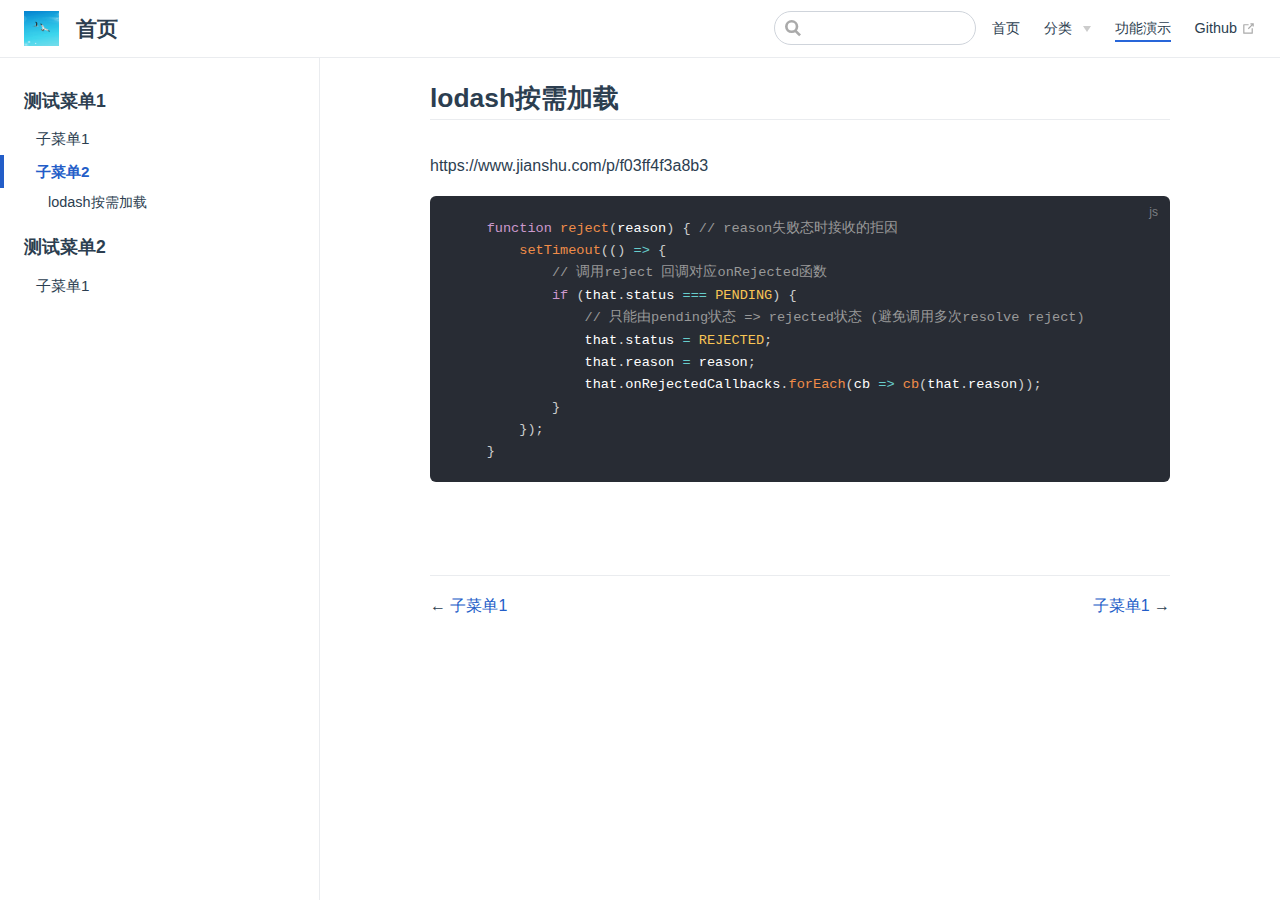
<file: pages/folder1/test3.html>
<!DOCTYPE html>
<html lang="en-US">
  <head>
    <meta charset="utf-8">
    <meta name="viewport" content="width=device-width,initial-scale=1">
    <title>lodash按需加载 | 首页</title>
    <meta name="description" content="的开发记录">
    <link rel="icon" href="/egg.png">
    
    <link rel="preload" href="/assets/css/0.styles.f7d5beb8.css" as="style"><link rel="preload" href="/assets/js/app.0ef49a91.js" as="script"><link rel="preload" href="/assets/js/2.79bfe081.js" as="script"><link rel="preload" href="/assets/js/9.f8eadd6c.js" as="script"><link rel="prefetch" href="/assets/js/10.17a3fe00.js"><link rel="prefetch" href="/assets/js/11.f101a02e.js"><link rel="prefetch" href="/assets/js/12.940fed05.js"><link rel="prefetch" href="/assets/js/3.e6a8256a.js"><link rel="prefetch" href="/assets/js/4.a4e8412b.js"><link rel="prefetch" href="/assets/js/5.30d95bac.js"><link rel="prefetch" href="/assets/js/6.48edad2d.js"><link rel="prefetch" href="/assets/js/7.f6fe3438.js"><link rel="prefetch" href="/assets/js/8.ee2d4202.js">
    <link rel="stylesheet" href="/assets/css/0.styles.f7d5beb8.css">
  </head>
  <body>
    <div id="app" data-server-rendered="true"><div class="theme-container"><header class="navbar"><div class="sidebar-button"><svg xmlns="http://www.w3.org/2000/svg" aria-hidden="true" role="img" viewBox="0 0 448 512" class="icon"><path fill="currentColor" d="M436 124H12c-6.627 0-12-5.373-12-12V80c0-6.627 5.373-12 12-12h424c6.627 0 12 5.373 12 12v32c0 6.627-5.373 12-12 12zm0 160H12c-6.627 0-12-5.373-12-12v-32c0-6.627 5.373-12 12-12h424c6.627 0 12 5.373 12 12v32c0 6.627-5.373 12-12 12zm0 160H12c-6.627 0-12-5.373-12-12v-32c0-6.627 5.373-12 12-12h424c6.627 0 12 5.373 12 12v32c0 6.627-5.373 12-12 12z"></path></svg></div> <a href="/" class="home-link router-link-active"><img src="/egg.png" alt="首页" class="logo"> <span class="site-name can-hide">首页</span></a> <div class="links"><div class="search-box"><input aria-label="Search" autocomplete="off" spellcheck="false" value=""> <!----></div> <nav class="nav-links can-hide"><div class="nav-item"><a href="/" class="nav-link">首页</a></div><div class="nav-item"><div class="dropdown-wrapper"><button type="button" aria-label="分类" class="dropdown-title"><span class="title">分类</span> <span class="arrow right"></span></button> <ul class="nav-dropdown" style="display:none;"><li class="dropdown-item"><!----> <a href="/pages/folder1/test1.html" class="nav-link">文章</a></li><li class="dropdown-item"><!----> <a href="/pages/folder2/test4.html" class="nav-link">琐碎</a></li></ul></div></div><div class="nav-item"><a href="/pages/folder1/test3.html" class="nav-link router-link-exact-active router-link-active">功能演示</a></div><div class="nav-item"><a href="https://github.com/jiangxj2014" target="_blank" rel="noopener noreferrer" class="nav-link external">
  Github
  <svg xmlns="http://www.w3.org/2000/svg" aria-hidden="true" x="0px" y="0px" viewBox="0 0 100 100" width="15" height="15" class="icon outbound"><path fill="currentColor" d="M18.8,85.1h56l0,0c2.2,0,4-1.8,4-4v-32h-8v28h-48v-48h28v-8h-32l0,0c-2.2,0-4,1.8-4,4v56C14.8,83.3,16.6,85.1,18.8,85.1z"></path> <polygon fill="currentColor" points="45.7,48.7 51.3,54.3 77.2,28.5 77.2,37.2 85.2,37.2 85.2,14.9 62.8,14.9 62.8,22.9 71.5,22.9"></polygon></svg></a></div> <!----></nav></div></header> <div class="sidebar-mask"></div> <aside class="sidebar"><nav class="nav-links"><div class="nav-item"><a href="/" class="nav-link">首页</a></div><div class="nav-item"><div class="dropdown-wrapper"><button type="button" aria-label="分类" class="dropdown-title"><span class="title">分类</span> <span class="arrow right"></span></button> <ul class="nav-dropdown" style="display:none;"><li class="dropdown-item"><!----> <a href="/pages/folder1/test1.html" class="nav-link">文章</a></li><li class="dropdown-item"><!----> <a href="/pages/folder2/test4.html" class="nav-link">琐碎</a></li></ul></div></div><div class="nav-item"><a href="/pages/folder1/test3.html" class="nav-link router-link-exact-active router-link-active">功能演示</a></div><div class="nav-item"><a href="https://github.com/jiangxj2014" target="_blank" rel="noopener noreferrer" class="nav-link external">
  Github
  <svg xmlns="http://www.w3.org/2000/svg" aria-hidden="true" x="0px" y="0px" viewBox="0 0 100 100" width="15" height="15" class="icon outbound"><path fill="currentColor" d="M18.8,85.1h56l0,0c2.2,0,4-1.8,4-4v-32h-8v28h-48v-48h28v-8h-32l0,0c-2.2,0-4,1.8-4,4v56C14.8,83.3,16.6,85.1,18.8,85.1z"></path> <polygon fill="currentColor" points="45.7,48.7 51.3,54.3 77.2,28.5 77.2,37.2 85.2,37.2 85.2,14.9 62.8,14.9 62.8,22.9 71.5,22.9"></polygon></svg></a></div> <!----></nav>  <ul class="sidebar-links"><li><section class="sidebar-group depth-0"><p class="sidebar-heading open"><span>测试菜单1</span> <!----></p> <ul class="sidebar-links sidebar-group-items"><li><a href="/pages/folder1/test1.html" class="sidebar-link">子菜单1</a></li><li><a href="/pages/folder1/test3.html" class="active sidebar-link">子菜单2</a><ul class="sidebar-sub-headers"><li class="sidebar-sub-header"><a href="/pages/folder1/test3.html#lodash按需加载" class="sidebar-link">lodash按需加载</a></li></ul></li></ul></section></li><li><section class="sidebar-group depth-0"><p class="sidebar-heading"><span>测试菜单2</span> <!----></p> <ul class="sidebar-links sidebar-group-items"><li><a href="/pages/folder1/test2.html" class="sidebar-link">子菜单1</a></li></ul></section></li></ul> </aside> <main class="page"> <div class="theme-default-content content__default"><h2 id="lodash按需加载"><a href="#lodash按需加载" class="header-anchor">#</a> lodash按需加载</h2> <p>https://www.jianshu.com/p/f03ff4f3a8b3</p> <div class="language-js extra-class"><pre class="language-js"><code>    <span class="token keyword">function</span> <span class="token function">reject</span><span class="token punctuation">(</span><span class="token parameter">reason</span><span class="token punctuation">)</span> <span class="token punctuation">{</span> <span class="token comment">// reason失败态时接收的拒因</span>
        <span class="token function">setTimeout</span><span class="token punctuation">(</span><span class="token punctuation">(</span><span class="token punctuation">)</span> <span class="token operator">=&gt;</span> <span class="token punctuation">{</span>
            <span class="token comment">// 调用reject 回调对应onRejected函数</span>
            <span class="token keyword">if</span> <span class="token punctuation">(</span>that<span class="token punctuation">.</span>status <span class="token operator">===</span> <span class="token constant">PENDING</span><span class="token punctuation">)</span> <span class="token punctuation">{</span>
                <span class="token comment">// 只能由pending状态 =&gt; rejected状态 (避免调用多次resolve reject)</span>
                that<span class="token punctuation">.</span>status <span class="token operator">=</span> <span class="token constant">REJECTED</span><span class="token punctuation">;</span>
                that<span class="token punctuation">.</span>reason <span class="token operator">=</span> reason<span class="token punctuation">;</span>
                that<span class="token punctuation">.</span>onRejectedCallbacks<span class="token punctuation">.</span><span class="token function">forEach</span><span class="token punctuation">(</span><span class="token parameter">cb</span> <span class="token operator">=&gt;</span> <span class="token function">cb</span><span class="token punctuation">(</span>that<span class="token punctuation">.</span>reason<span class="token punctuation">)</span><span class="token punctuation">)</span><span class="token punctuation">;</span>
            <span class="token punctuation">}</span>
        <span class="token punctuation">}</span><span class="token punctuation">)</span><span class="token punctuation">;</span>
    <span class="token punctuation">}</span>
</code></pre></div></div> <footer class="page-edit"><!----> <!----></footer> <div class="page-nav"><p class="inner"><span class="prev">
      ←
      <a href="/pages/folder1/test1.html" class="prev">子菜单1</a></span> <span class="next"><a href="/pages/folder1/test2.html">子菜单1</a>
      →
    </span></p></div> </main></div><div class="global-ui"></div></div>
    <script src="/assets/js/app.0ef49a91.js" defer></script><script src="/assets/js/2.79bfe081.js" defer></script><script src="/assets/js/9.f8eadd6c.js" defer></script>
  </body>
</html>
</file>
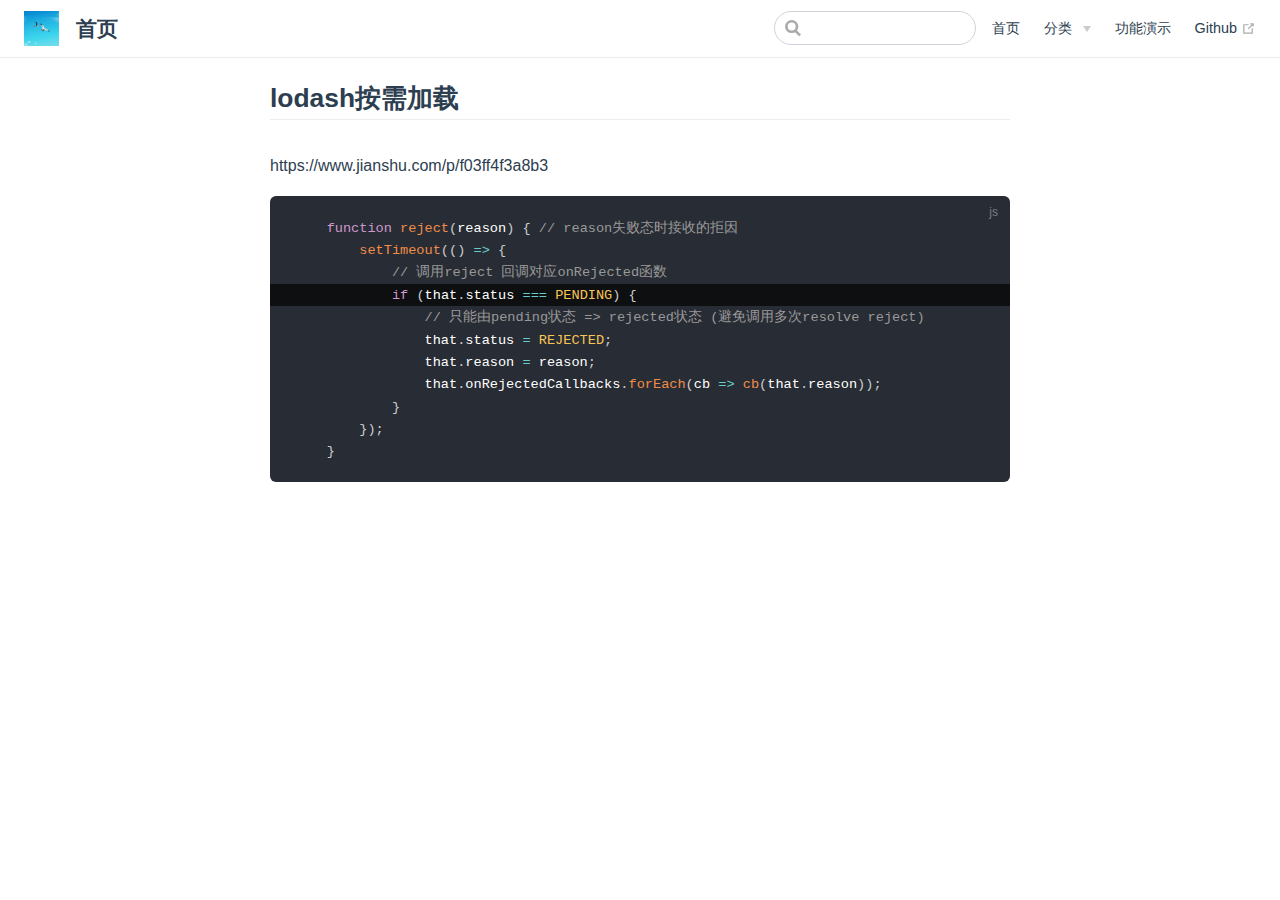
<file: pages/folder2/test4.html>
<!DOCTYPE html>
<html lang="en-US">
  <head>
    <meta charset="utf-8">
    <meta name="viewport" content="width=device-width,initial-scale=1">
    <title>lodash按需加载 | 首页</title>
    <meta name="description" content="的开发记录">
    <link rel="icon" href="/egg.png">
    
    <link rel="preload" href="/assets/css/0.styles.f7d5beb8.css" as="style"><link rel="preload" href="/assets/js/app.0ef49a91.js" as="script"><link rel="preload" href="/assets/js/2.79bfe081.js" as="script"><link rel="preload" href="/assets/js/10.17a3fe00.js" as="script"><link rel="prefetch" href="/assets/js/11.f101a02e.js"><link rel="prefetch" href="/assets/js/12.940fed05.js"><link rel="prefetch" href="/assets/js/3.e6a8256a.js"><link rel="prefetch" href="/assets/js/4.a4e8412b.js"><link rel="prefetch" href="/assets/js/5.30d95bac.js"><link rel="prefetch" href="/assets/js/6.48edad2d.js"><link rel="prefetch" href="/assets/js/7.f6fe3438.js"><link rel="prefetch" href="/assets/js/8.ee2d4202.js"><link rel="prefetch" href="/assets/js/9.f8eadd6c.js">
    <link rel="stylesheet" href="/assets/css/0.styles.f7d5beb8.css">
  </head>
  <body>
    <div id="app" data-server-rendered="true"><div class="theme-container no-sidebar"><header class="navbar"><div class="sidebar-button"><svg xmlns="http://www.w3.org/2000/svg" aria-hidden="true" role="img" viewBox="0 0 448 512" class="icon"><path fill="currentColor" d="M436 124H12c-6.627 0-12-5.373-12-12V80c0-6.627 5.373-12 12-12h424c6.627 0 12 5.373 12 12v32c0 6.627-5.373 12-12 12zm0 160H12c-6.627 0-12-5.373-12-12v-32c0-6.627 5.373-12 12-12h424c6.627 0 12 5.373 12 12v32c0 6.627-5.373 12-12 12zm0 160H12c-6.627 0-12-5.373-12-12v-32c0-6.627 5.373-12 12-12h424c6.627 0 12 5.373 12 12v32c0 6.627-5.373 12-12 12z"></path></svg></div> <a href="/" class="home-link router-link-active"><img src="/egg.png" alt="首页" class="logo"> <span class="site-name can-hide">首页</span></a> <div class="links"><div class="search-box"><input aria-label="Search" autocomplete="off" spellcheck="false" value=""> <!----></div> <nav class="nav-links can-hide"><div class="nav-item"><a href="/" class="nav-link">首页</a></div><div class="nav-item"><div class="dropdown-wrapper"><button type="button" aria-label="分类" class="dropdown-title"><span class="title">分类</span> <span class="arrow right"></span></button> <ul class="nav-dropdown" style="display:none;"><li class="dropdown-item"><!----> <a href="/pages/folder1/test1.html" class="nav-link">文章</a></li><li class="dropdown-item"><!----> <a href="/pages/folder2/test4.html" class="nav-link router-link-exact-active router-link-active">琐碎</a></li></ul></div></div><div class="nav-item"><a href="/pages/folder1/test3.html" class="nav-link">功能演示</a></div><div class="nav-item"><a href="https://github.com/jiangxj2014" target="_blank" rel="noopener noreferrer" class="nav-link external">
  Github
  <svg xmlns="http://www.w3.org/2000/svg" aria-hidden="true" x="0px" y="0px" viewBox="0 0 100 100" width="15" height="15" class="icon outbound"><path fill="currentColor" d="M18.8,85.1h56l0,0c2.2,0,4-1.8,4-4v-32h-8v28h-48v-48h28v-8h-32l0,0c-2.2,0-4,1.8-4,4v56C14.8,83.3,16.6,85.1,18.8,85.1z"></path> <polygon fill="currentColor" points="45.7,48.7 51.3,54.3 77.2,28.5 77.2,37.2 85.2,37.2 85.2,14.9 62.8,14.9 62.8,22.9 71.5,22.9"></polygon></svg></a></div> <!----></nav></div></header> <div class="sidebar-mask"></div> <aside class="sidebar"><nav class="nav-links"><div class="nav-item"><a href="/" class="nav-link">首页</a></div><div class="nav-item"><div class="dropdown-wrapper"><button type="button" aria-label="分类" class="dropdown-title"><span class="title">分类</span> <span class="arrow right"></span></button> <ul class="nav-dropdown" style="display:none;"><li class="dropdown-item"><!----> <a href="/pages/folder1/test1.html" class="nav-link">文章</a></li><li class="dropdown-item"><!----> <a href="/pages/folder2/test4.html" class="nav-link router-link-exact-active router-link-active">琐碎</a></li></ul></div></div><div class="nav-item"><a href="/pages/folder1/test3.html" class="nav-link">功能演示</a></div><div class="nav-item"><a href="https://github.com/jiangxj2014" target="_blank" rel="noopener noreferrer" class="nav-link external">
  Github
  <svg xmlns="http://www.w3.org/2000/svg" aria-hidden="true" x="0px" y="0px" viewBox="0 0 100 100" width="15" height="15" class="icon outbound"><path fill="currentColor" d="M18.8,85.1h56l0,0c2.2,0,4-1.8,4-4v-32h-8v28h-48v-48h28v-8h-32l0,0c-2.2,0-4,1.8-4,4v56C14.8,83.3,16.6,85.1,18.8,85.1z"></path> <polygon fill="currentColor" points="45.7,48.7 51.3,54.3 77.2,28.5 77.2,37.2 85.2,37.2 85.2,14.9 62.8,14.9 62.8,22.9 71.5,22.9"></polygon></svg></a></div> <!----></nav>  <!----> </aside> <main class="page"> <div class="theme-default-content content__default"><h2 id="lodash按需加载"><a href="#lodash按需加载" class="header-anchor">#</a> lodash按需加载</h2> <p>https://www.jianshu.com/p/f03ff4f3a8b3</p> <div class="language-js extra-class"><div class="highlight-lines"><br><br><br><div class="highlighted"> </div><br><br><br><br><br><br><br><br></div><pre class="language-js"><code>    <span class="token keyword">function</span> <span class="token function">reject</span><span class="token punctuation">(</span><span class="token parameter">reason</span><span class="token punctuation">)</span> <span class="token punctuation">{</span> <span class="token comment">// reason失败态时接收的拒因</span>
        <span class="token function">setTimeout</span><span class="token punctuation">(</span><span class="token punctuation">(</span><span class="token punctuation">)</span> <span class="token operator">=&gt;</span> <span class="token punctuation">{</span>
            <span class="token comment">// 调用reject 回调对应onRejected函数</span>
            <span class="token keyword">if</span> <span class="token punctuation">(</span>that<span class="token punctuation">.</span>status <span class="token operator">===</span> <span class="token constant">PENDING</span><span class="token punctuation">)</span> <span class="token punctuation">{</span>
                <span class="token comment">// 只能由pending状态 =&gt; rejected状态 (避免调用多次resolve reject)</span>
                that<span class="token punctuation">.</span>status <span class="token operator">=</span> <span class="token constant">REJECTED</span><span class="token punctuation">;</span>
                that<span class="token punctuation">.</span>reason <span class="token operator">=</span> reason<span class="token punctuation">;</span>
                that<span class="token punctuation">.</span>onRejectedCallbacks<span class="token punctuation">.</span><span class="token function">forEach</span><span class="token punctuation">(</span><span class="token parameter">cb</span> <span class="token operator">=&gt;</span> <span class="token function">cb</span><span class="token punctuation">(</span>that<span class="token punctuation">.</span>reason<span class="token punctuation">)</span><span class="token punctuation">)</span><span class="token punctuation">;</span>
            <span class="token punctuation">}</span>
        <span class="token punctuation">}</span><span class="token punctuation">)</span><span class="token punctuation">;</span>
    <span class="token punctuation">}</span>
</code></pre></div></div> <footer class="page-edit"><!----> <!----></footer> <!----> </main></div><div class="global-ui"></div></div>
    <script src="/assets/js/app.0ef49a91.js" defer></script><script src="/assets/js/2.79bfe081.js" defer></script><script src="/assets/js/10.17a3fe00.js" defer></script>
  </body>
</html>
</file>
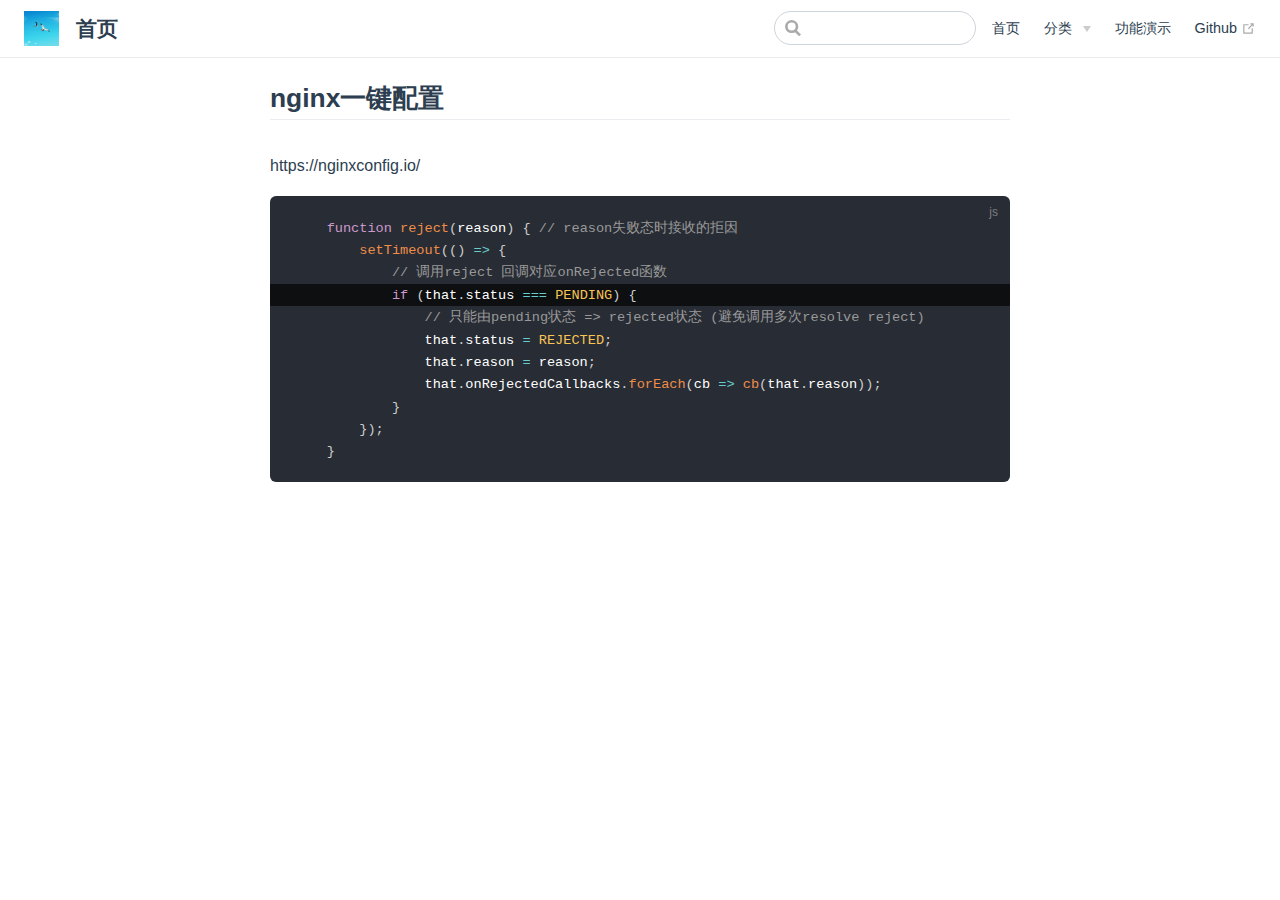
<file: pages/folder2/test5.html>
<!DOCTYPE html>
<html lang="en-US">
  <head>
    <meta charset="utf-8">
    <meta name="viewport" content="width=device-width,initial-scale=1">
    <title>nginx一键配置 | 首页</title>
    <meta name="description" content="的开发记录">
    <link rel="icon" href="/egg.png">
    
    <link rel="preload" href="/assets/css/0.styles.f7d5beb8.css" as="style"><link rel="preload" href="/assets/js/app.0ef49a91.js" as="script"><link rel="preload" href="/assets/js/2.79bfe081.js" as="script"><link rel="preload" href="/assets/js/11.f101a02e.js" as="script"><link rel="prefetch" href="/assets/js/10.17a3fe00.js"><link rel="prefetch" href="/assets/js/12.940fed05.js"><link rel="prefetch" href="/assets/js/3.e6a8256a.js"><link rel="prefetch" href="/assets/js/4.a4e8412b.js"><link rel="prefetch" href="/assets/js/5.30d95bac.js"><link rel="prefetch" href="/assets/js/6.48edad2d.js"><link rel="prefetch" href="/assets/js/7.f6fe3438.js"><link rel="prefetch" href="/assets/js/8.ee2d4202.js"><link rel="prefetch" href="/assets/js/9.f8eadd6c.js">
    <link rel="stylesheet" href="/assets/css/0.styles.f7d5beb8.css">
  </head>
  <body>
    <div id="app" data-server-rendered="true"><div class="theme-container no-sidebar"><header class="navbar"><div class="sidebar-button"><svg xmlns="http://www.w3.org/2000/svg" aria-hidden="true" role="img" viewBox="0 0 448 512" class="icon"><path fill="currentColor" d="M436 124H12c-6.627 0-12-5.373-12-12V80c0-6.627 5.373-12 12-12h424c6.627 0 12 5.373 12 12v32c0 6.627-5.373 12-12 12zm0 160H12c-6.627 0-12-5.373-12-12v-32c0-6.627 5.373-12 12-12h424c6.627 0 12 5.373 12 12v32c0 6.627-5.373 12-12 12zm0 160H12c-6.627 0-12-5.373-12-12v-32c0-6.627 5.373-12 12-12h424c6.627 0 12 5.373 12 12v32c0 6.627-5.373 12-12 12z"></path></svg></div> <a href="/" class="home-link router-link-active"><img src="/egg.png" alt="首页" class="logo"> <span class="site-name can-hide">首页</span></a> <div class="links"><div class="search-box"><input aria-label="Search" autocomplete="off" spellcheck="false" value=""> <!----></div> <nav class="nav-links can-hide"><div class="nav-item"><a href="/" class="nav-link">首页</a></div><div class="nav-item"><div class="dropdown-wrapper"><button type="button" aria-label="分类" class="dropdown-title"><span class="title">分类</span> <span class="arrow right"></span></button> <ul class="nav-dropdown" style="display:none;"><li class="dropdown-item"><!----> <a href="/pages/folder1/test1.html" class="nav-link">文章</a></li><li class="dropdown-item"><!----> <a href="/pages/folder2/test4.html" class="nav-link">琐碎</a></li></ul></div></div><div class="nav-item"><a href="/pages/folder1/test3.html" class="nav-link">功能演示</a></div><div class="nav-item"><a href="https://github.com/jiangxj2014" target="_blank" rel="noopener noreferrer" class="nav-link external">
  Github
  <svg xmlns="http://www.w3.org/2000/svg" aria-hidden="true" x="0px" y="0px" viewBox="0 0 100 100" width="15" height="15" class="icon outbound"><path fill="currentColor" d="M18.8,85.1h56l0,0c2.2,0,4-1.8,4-4v-32h-8v28h-48v-48h28v-8h-32l0,0c-2.2,0-4,1.8-4,4v56C14.8,83.3,16.6,85.1,18.8,85.1z"></path> <polygon fill="currentColor" points="45.7,48.7 51.3,54.3 77.2,28.5 77.2,37.2 85.2,37.2 85.2,14.9 62.8,14.9 62.8,22.9 71.5,22.9"></polygon></svg></a></div> <!----></nav></div></header> <div class="sidebar-mask"></div> <aside class="sidebar"><nav class="nav-links"><div class="nav-item"><a href="/" class="nav-link">首页</a></div><div class="nav-item"><div class="dropdown-wrapper"><button type="button" aria-label="分类" class="dropdown-title"><span class="title">分类</span> <span class="arrow right"></span></button> <ul class="nav-dropdown" style="display:none;"><li class="dropdown-item"><!----> <a href="/pages/folder1/test1.html" class="nav-link">文章</a></li><li class="dropdown-item"><!----> <a href="/pages/folder2/test4.html" class="nav-link">琐碎</a></li></ul></div></div><div class="nav-item"><a href="/pages/folder1/test3.html" class="nav-link">功能演示</a></div><div class="nav-item"><a href="https://github.com/jiangxj2014" target="_blank" rel="noopener noreferrer" class="nav-link external">
  Github
  <svg xmlns="http://www.w3.org/2000/svg" aria-hidden="true" x="0px" y="0px" viewBox="0 0 100 100" width="15" height="15" class="icon outbound"><path fill="currentColor" d="M18.8,85.1h56l0,0c2.2,0,4-1.8,4-4v-32h-8v28h-48v-48h28v-8h-32l0,0c-2.2,0-4,1.8-4,4v56C14.8,83.3,16.6,85.1,18.8,85.1z"></path> <polygon fill="currentColor" points="45.7,48.7 51.3,54.3 77.2,28.5 77.2,37.2 85.2,37.2 85.2,14.9 62.8,14.9 62.8,22.9 71.5,22.9"></polygon></svg></a></div> <!----></nav>  <!----> </aside> <main class="page"> <div class="theme-default-content content__default"><h2 id="nginx一键配置"><a href="#nginx一键配置" class="header-anchor">#</a> nginx一键配置</h2> <p>https://nginxconfig.io/</p> <div class="language-js extra-class"><div class="highlight-lines"><br><br><br><div class="highlighted"> </div><br><br><br><br><br><br><br><br></div><pre class="language-js"><code>    <span class="token keyword">function</span> <span class="token function">reject</span><span class="token punctuation">(</span><span class="token parameter">reason</span><span class="token punctuation">)</span> <span class="token punctuation">{</span> <span class="token comment">// reason失败态时接收的拒因</span>
        <span class="token function">setTimeout</span><span class="token punctuation">(</span><span class="token punctuation">(</span><span class="token punctuation">)</span> <span class="token operator">=&gt;</span> <span class="token punctuation">{</span>
            <span class="token comment">// 调用reject 回调对应onRejected函数</span>
            <span class="token keyword">if</span> <span class="token punctuation">(</span>that<span class="token punctuation">.</span>status <span class="token operator">===</span> <span class="token constant">PENDING</span><span class="token punctuation">)</span> <span class="token punctuation">{</span>
                <span class="token comment">// 只能由pending状态 =&gt; rejected状态 (避免调用多次resolve reject)</span>
                that<span class="token punctuation">.</span>status <span class="token operator">=</span> <span class="token constant">REJECTED</span><span class="token punctuation">;</span>
                that<span class="token punctuation">.</span>reason <span class="token operator">=</span> reason<span class="token punctuation">;</span>
                that<span class="token punctuation">.</span>onRejectedCallbacks<span class="token punctuation">.</span><span class="token function">forEach</span><span class="token punctuation">(</span><span class="token parameter">cb</span> <span class="token operator">=&gt;</span> <span class="token function">cb</span><span class="token punctuation">(</span>that<span class="token punctuation">.</span>reason<span class="token punctuation">)</span><span class="token punctuation">)</span><span class="token punctuation">;</span>
            <span class="token punctuation">}</span>
        <span class="token punctuation">}</span><span class="token punctuation">)</span><span class="token punctuation">;</span>
    <span class="token punctuation">}</span>
</code></pre></div></div> <footer class="page-edit"><!----> <!----></footer> <!----> </main></div><div class="global-ui"></div></div>
    <script src="/assets/js/app.0ef49a91.js" defer></script><script src="/assets/js/2.79bfe081.js" defer></script><script src="/assets/js/11.f101a02e.js" defer></script>
  </body>
</html>
</file>
<file: assets/css/0.styles.f7d5beb8.css>
#nprogress{pointer-events:none}#nprogress .bar{background:#235dc8;position:fixed;z-index:1031;top:0;left:0;width:100%;height:2px}#nprogress .peg{display:block;position:absolute;right:0;width:100px;height:100%;box-shadow:0 0 10px #235dc8,0 0 5px #235dc8;opacity:1;transform:rotate(3deg) translateY(-4px)}#nprogress .spinner{display:block;position:fixed;z-index:1031;top:15px;right:15px}#nprogress .spinner-icon{width:18px;height:18px;box-sizing:border-box;border-color:#235dc8 transparent transparent #235dc8;border-style:solid;border-width:2px;border-radius:50%;animation:nprogress-spinner .4s linear infinite}.nprogress-custom-parent{overflow:hidden;position:relative}.nprogress-custom-parent #nprogress .bar,.nprogress-custom-parent #nprogress .spinner{position:absolute}@keyframes nprogress-spinner{0%{transform:rotate(0deg)}to{transform:rotate(1turn)}}.icon.outbound{color:#aaa;display:inline-block;vertical-align:middle;position:relative;top:-1px}.home{padding:3.6rem 2rem 0;max-width:960px;margin:0 auto;display:block}.home .hero{text-align:center}.home .hero img{max-width:100%;max-height:280px;display:block;margin:3rem auto 1.5rem}.home .hero h1{font-size:3rem}.home .hero .action,.home .hero .description,.home .hero h1{margin:1.8rem auto}.home .hero .description{max-width:35rem;font-size:1.6rem;line-height:1.3;color:#6a8bad}.home .hero .action-button{display:inline-block;font-size:1.2rem;color:#fff;background-color:#235dc8;padding:.8rem 1.6rem;border-radius:4px;transition:background-color .1s ease;box-sizing:border-box;border-bottom:1px solid #2054b4}.home .hero .action-button:hover{background-color:#2c69da}.home .features{border-top:1px solid #eaecef;padding:1.2rem 0;margin-top:2.5rem;display:flex;flex-wrap:wrap;align-items:flex-start;align-content:stretch;justify-content:space-between}.home .feature{flex-grow:1;flex-basis:30%;max-width:30%}.home .feature h2{font-size:1.4rem;font-weight:500;border-bottom:none;padding-bottom:0;color:#3a5169}.home .feature p{color:#4e6e8e}.home .footer{padding:2.5rem;border-top:1px solid #eaecef;text-align:center;color:#4e6e8e}@media (max-width:719px){.home .features{flex-direction:column}.home .feature{max-width:100%;padding:0 2.5rem}}@media (max-width:419px){.home{padding-left:1.5rem;padding-right:1.5rem}.home .hero img{max-height:210px;margin:2rem auto 1.2rem}.home .hero h1{font-size:2rem}.home .hero .action,.home .hero .description,.home .hero h1{margin:1.2rem auto}.home .hero .description{font-size:1.2rem}.home .hero .action-button{font-size:1rem;padding:.6rem 1.2rem}.home .feature h2{font-size:1.25rem}}.search-box{display:inline-block;position:relative;margin-right:1rem}.search-box input{cursor:text;width:10rem;height:2rem;color:#4e6e8e;display:inline-block;border:1px solid #cfd4db;border-radius:2rem;font-size:.9rem;line-height:2rem;padding:0 .5rem 0 2rem;outline:none;transition:all .2s ease;background:#fff url(/assets/img/search.83621669.svg) .6rem .5rem no-repeat;background-size:1rem}.search-box input:focus{cursor:auto;border-color:#235dc8}.search-box .suggestions{background:#fff;width:20rem;position:absolute;top:1.5rem;border:1px solid #cfd4db;border-radius:6px;padding:.4rem;list-style-type:none}.search-box .suggestions.align-right{right:0}.search-box .suggestion{line-height:1.4;padding:.4rem .6rem;border-radius:4px;cursor:pointer}.search-box .suggestion a{white-space:normal;color:#5d82a6}.search-box .suggestion a .page-title{font-weight:600}.search-box .suggestion a .header{font-size:.9em;margin-left:.25em}.search-box .suggestion.focused{background-color:#f3f4f5}.search-box .suggestion.focused a{color:#235dc8}@media (max-width:959px){.search-box input{cursor:pointer;width:0;border-color:transparent;position:relative}.search-box input:focus{cursor:text;left:0;width:10rem}}@media (-ms-high-contrast:none){.search-box input{height:2rem}}@media (max-width:959px) and (min-width:719px){.search-box .suggestions{left:0}}@media (max-width:719px){.search-box{margin-right:0}.search-box input{left:1rem}.search-box .suggestions{right:0}}@media (max-width:419px){.search-box .suggestions{width:calc(100vw - 4rem)}.search-box input:focus{width:8rem}}.sidebar-button{cursor:pointer;display:none;width:1.25rem;height:1.25rem;position:absolute;padding:.6rem;top:.6rem;left:1rem}.sidebar-button .icon{display:block;width:1.25rem;height:1.25rem}@media (max-width:719px){.sidebar-button{display:block}}.dropdown-enter,.dropdown-leave-to{height:0!important}.dropdown-wrapper{cursor:pointer}.dropdown-wrapper .dropdown-title{display:block;font-size:.9rem;font-family:inherit;cursor:inherit;padding:inherit;line-height:1.4rem;background:transparent;border:none;font-weight:500;color:#2c3e50}.dropdown-wrapper .dropdown-title:hover{border-color:transparent}.dropdown-wrapper .dropdown-title .arrow{vertical-align:middle;margin-top:-1px;margin-left:.4rem}.dropdown-wrapper .nav-dropdown .dropdown-item{color:inherit;line-height:1.7rem}.dropdown-wrapper .nav-dropdown .dropdown-item h4{margin:.45rem 0 0;border-top:1px solid #eee;padding:.45rem 1.5rem 0 1.25rem}.dropdown-wrapper .nav-dropdown .dropdown-item .dropdown-subitem-wrapper{padding:0;list-style:none}.dropdown-wrapper .nav-dropdown .dropdown-item .dropdown-subitem-wrapper .dropdown-subitem{font-size:.9em}.dropdown-wrapper .nav-dropdown .dropdown-item a{display:block;line-height:1.7rem;position:relative;border-bottom:none;font-weight:400;margin-bottom:0;padding:0 1.5rem 0 1.25rem}.dropdown-wrapper .nav-dropdown .dropdown-item a.router-link-active,.dropdown-wrapper .nav-dropdown .dropdown-item a:hover{color:#235dc8}.dropdown-wrapper .nav-dropdown .dropdown-item a.router-link-active:after{content:"";width:0;height:0;border-left:5px solid #235dc8;border-top:3px solid transparent;border-bottom:3px solid transparent;position:absolute;top:calc(50% - 2px);left:9px}.dropdown-wrapper .nav-dropdown .dropdown-item:first-child h4{margin-top:0;padding-top:0;border-top:0}@media (max-width:719px){.dropdown-wrapper.open .dropdown-title{margin-bottom:.5rem}.dropdown-wrapper .dropdown-title{font-weight:600;font-size:inherit}.dropdown-wrapper .dropdown-title:hover{color:#235dc8}.dropdown-wrapper .nav-dropdown{transition:height .1s ease-out;overflow:hidden}.dropdown-wrapper .nav-dropdown .dropdown-item h4{border-top:0;margin-top:0;padding-top:0}.dropdown-wrapper .nav-dropdown .dropdown-item>a,.dropdown-wrapper .nav-dropdown .dropdown-item h4{font-size:15px;line-height:2rem}.dropdown-wrapper .nav-dropdown .dropdown-item .dropdown-subitem{font-size:14px;padding-left:1rem}}@media (min-width:719px){.dropdown-wrapper{height:1.8rem}.dropdown-wrapper.open .nav-dropdown,.dropdown-wrapper:hover .nav-dropdown{display:block!important}.dropdown-wrapper.open:blur{display:none}.dropdown-wrapper .dropdown-title .arrow{border-left:4px solid transparent;border-right:4px solid transparent;border-top:6px solid #ccc;border-bottom:0}.dropdown-wrapper .nav-dropdown{display:none;height:auto!important;box-sizing:border-box;max-height:calc(100vh - 2.7rem);overflow-y:auto;position:absolute;top:100%;right:0;background-color:#fff;padding:.6rem 0;border:1px solid;border-color:#ddd #ddd #ccc;text-align:left;border-radius:.25rem;white-space:nowrap;margin:0}}.nav-links{display:inline-block}.nav-links a{line-height:1.4rem;color:inherit}.nav-links a.router-link-active,.nav-links a:hover{color:#235dc8}.nav-links .nav-item{position:relative;display:inline-block;margin-left:1.5rem;line-height:2rem}.nav-links .nav-item:first-child{margin-left:0}.nav-links .repo-link{margin-left:1.5rem}@media (max-width:719px){.nav-links .nav-item,.nav-links .repo-link{margin-left:0}}@media (min-width:719px){.nav-links a.router-link-active,.nav-links a:hover{color:#2c3e50}.nav-item>a:not(.external).router-link-active,.nav-item>a:not(.external):hover{margin-bottom:-2px;border-bottom:2px solid #2866d9}}.navbar{padding:.7rem 1.5rem;line-height:2.2rem}.navbar a,.navbar img,.navbar span{display:inline-block}.navbar .logo{height:2.2rem;min-width:2.2rem;margin-right:.8rem;vertical-align:top}.navbar .site-name{font-size:1.3rem;font-weight:600;color:#2c3e50;position:relative}.navbar .links{padding-left:1.5rem;box-sizing:border-box;background-color:#fff;white-space:nowrap;font-size:.9rem;position:absolute;right:1.5rem;top:.7rem;display:flex}.navbar .links .search-box{flex:0 0 auto;vertical-align:top}@media (max-width:719px){.navbar{padding-left:4rem}.navbar .can-hide{display:none}.navbar .links{padding-left:1.5rem}.navbar .site-name{width:calc(100vw - 9.4rem);overflow:hidden;white-space:nowrap;text-overflow:ellipsis}}.page-edit{max-width:740px;margin:0 auto;padding:2rem 2.5rem}@media (max-width:959px){.page-edit{padding:2rem}}@media (max-width:419px){.page-edit{padding:1.5rem}}.page-edit{padding-top:1rem;padding-bottom:1rem;overflow:auto}.page-edit .edit-link{display:inline-block}.page-edit .edit-link a{color:#4e6e8e;margin-right:.25rem}.page-edit .last-updated{float:right;font-size:.9em}.page-edit .last-updated .prefix{font-weight:500;color:#4e6e8e}.page-edit .last-updated .time{font-weight:400;color:#aaa}@media (max-width:719px){.page-edit .edit-link{margin-bottom:.5rem}.page-edit .last-updated{font-size:.8em;float:none;text-align:left}}.page-nav{max-width:740px;margin:0 auto;padding:2rem 2.5rem}@media (max-width:959px){.page-nav{padding:2rem}}@media (max-width:419px){.page-nav{padding:1.5rem}}.page-nav{padding-top:1rem;padding-bottom:0}.page-nav .inner{min-height:2rem;margin-top:0;border-top:1px solid #eaecef;padding-top:1rem;overflow:auto}.page-nav .next{float:right}.page{padding-bottom:2rem;display:block}.sidebar-group .sidebar-group{padding-left:.5em}.sidebar-group:not(.collapsable) .sidebar-heading:not(.clickable){cursor:auto;color:inherit}.sidebar-group.is-sub-group{padding-left:0}.sidebar-group.is-sub-group>.sidebar-heading{font-size:.95em;line-height:1.4;font-weight:400;padding-left:2rem}.sidebar-group.is-sub-group>.sidebar-heading:not(.clickable){opacity:.5}.sidebar-group.is-sub-group>.sidebar-group-items{padding-left:1rem}.sidebar-group.is-sub-group>.sidebar-group-items>li>.sidebar-link{font-size:.95em;border-left:none}.sidebar-group.depth-2>.sidebar-heading{border-left:none}.sidebar-heading{color:#2c3e50;transition:color .15s ease;cursor:pointer;font-size:1.1em;font-weight:700;padding:.35rem 1.5rem .35rem 1.25rem;width:100%;box-sizing:border-box;margin:0;border-left:.25rem solid transparent}.sidebar-heading.open,.sidebar-heading:hover{color:inherit}.sidebar-heading .arrow{position:relative;top:-.12em;left:.5em}.sidebar-heading.clickable.active{font-weight:600;color:#235dc8;border-left-color:#235dc8}.sidebar-heading.clickable:hover{color:#235dc8}.sidebar-group-items{transition:height .1s ease-out;font-size:.95em;overflow:hidden}.sidebar .sidebar-sub-headers{padding-left:1rem;font-size:.95em}a.sidebar-link{font-size:1em;font-weight:400;display:inline-block;color:#2c3e50;border-left:.25rem solid transparent;padding:.35rem 1rem .35rem 1.25rem;line-height:1.4;width:100%;box-sizing:border-box}a.sidebar-link:hover{color:#235dc8}a.sidebar-link.active{font-weight:600;color:#235dc8;border-left-color:#235dc8}.sidebar-group a.sidebar-link{padding-left:2rem}.sidebar-sub-headers a.sidebar-link{padding-top:.25rem;padding-bottom:.25rem;border-left:none}.sidebar-sub-headers a.sidebar-link.active{font-weight:500}.sidebar ul{padding:0;margin:0;list-style-type:none}.sidebar a{display:inline-block}.sidebar .nav-links{display:none;border-bottom:1px solid #eaecef;padding:.5rem 0 .75rem}.sidebar .nav-links a{font-weight:600}.sidebar .nav-links .nav-item,.sidebar .nav-links .repo-link{display:block;line-height:1.25rem;font-size:1.1em;padding:.5rem 0 .5rem 1.5rem}.sidebar>.sidebar-links{padding:1.5rem 0}.sidebar>.sidebar-links>li>a.sidebar-link{font-size:1.1em;line-height:1.7;font-weight:700}.sidebar>.sidebar-links>li:not(:first-child){margin-top:.75rem}@media (max-width:719px){.sidebar .nav-links{display:block}.sidebar .nav-links .dropdown-wrapper .nav-dropdown .dropdown-item a.router-link-active:after{top:calc(1rem - 2px)}.sidebar>.sidebar-links{padding:1rem 0}}code[class*=language-],pre[class*=language-]{color:#ccc;background:none;font-family:Consolas,Monaco,Andale Mono,Ubuntu Mono,monospace;font-size:1em;text-align:left;white-space:pre;word-spacing:normal;word-break:normal;word-wrap:normal;line-height:1.5;-moz-tab-size:4;-o-tab-size:4;tab-size:4;-webkit-hyphens:none;-ms-hyphens:none;hyphens:none}pre[class*=language-]{padding:1em;margin:.5em 0;overflow:auto}:not(pre)>code[class*=language-],pre[class*=language-]{background:#2d2d2d}:not(pre)>code[class*=language-]{padding:.1em;border-radius:.3em;white-space:normal}.token.block-comment,.token.cdata,.token.comment,.token.doctype,.token.prolog{color:#999}.token.punctuation{color:#ccc}.token.attr-name,.token.deleted,.token.namespace,.token.tag{color:#e2777a}.token.function-name{color:#6196cc}.token.boolean,.token.function,.token.number{color:#f08d49}.token.class-name,.token.constant,.token.property,.token.symbol{color:#f8c555}.token.atrule,.token.builtin,.token.important,.token.keyword,.token.selector{color:#cc99cd}.token.attr-value,.token.char,.token.regex,.token.string,.token.variable{color:#7ec699}.token.entity,.token.operator,.token.url{color:#67cdcc}.token.bold,.token.important{font-weight:700}.token.italic{font-style:italic}.token.entity{cursor:help}.token.inserted{color:green}.theme-default-content code{color:#476582;padding:.25rem .5rem;margin:0;font-size:.85em;background-color:rgba(27,31,35,.05);border-radius:3px}.theme-default-content code .token.deleted{color:#ec5975}.theme-default-content code .token.inserted{color:#235dc8}.theme-default-content pre,.theme-default-content pre[class*=language-]{line-height:1.4;padding:1.25rem 1.5rem;margin:.85rem 0;background-color:#282c34;border-radius:6px;overflow:auto}.theme-default-content pre[class*=language-] code,.theme-default-content pre code{color:#fff;padding:0;background-color:transparent;border-radius:0}div[class*=language-]{position:relative;background-color:#282c34;border-radius:6px}div[class*=language-] .highlight-lines{-webkit-user-select:none;-ms-user-select:none;user-select:none;padding-top:1.3rem;position:absolute;top:0;left:0;width:100%;line-height:1.4}div[class*=language-] .highlight-lines .highlighted{background-color:rgba(0,0,0,.66)}div[class*=language-] pre,div[class*=language-] pre[class*=language-]{background:transparent;position:relative;z-index:1}div[class*=language-]:before{position:absolute;z-index:3;top:.8em;right:1em;font-size:.75rem;color:hsla(0,0%,100%,.4)}div[class*=language-]:not(.line-numbers-mode) .line-numbers-wrapper{display:none}div[class*=language-].line-numbers-mode .highlight-lines .highlighted{position:relative}div[class*=language-].line-numbers-mode .highlight-lines .highlighted:before{content:" ";position:absolute;z-index:3;left:0;top:0;display:block;width:3.5rem;height:100%;background-color:rgba(0,0,0,.66)}div[class*=language-].line-numbers-mode pre{padding-left:4.5rem;vertical-align:middle}div[class*=language-].line-numbers-mode .line-numbers-wrapper{position:absolute;top:0;width:3.5rem;text-align:center;color:hsla(0,0%,100%,.3);padding:1.25rem 0;line-height:1.4}div[class*=language-].line-numbers-mode .line-numbers-wrapper br{-webkit-user-select:none;-ms-user-select:none;user-select:none}div[class*=language-].line-numbers-mode .line-numbers-wrapper .line-number{position:relative;z-index:4;-webkit-user-select:none;-ms-user-select:none;user-select:none;font-size:.85em}div[class*=language-].line-numbers-mode:after{content:"";position:absolute;z-index:2;top:0;left:0;width:3.5rem;height:100%;border-radius:6px 0 0 6px;border-right:1px solid rgba(0,0,0,.66);background-color:#282c34}div[class~=language-js]:before{content:"js"}div[class~=language-ts]:before{content:"ts"}div[class~=language-html]:before{content:"html"}div[class~=language-md]:before{content:"md"}div[class~=language-vue]:before{content:"vue"}div[class~=language-css]:before{content:"css"}div[class~=language-sass]:before{content:"sass"}div[class~=language-scss]:before{content:"scss"}div[class~=language-less]:before{content:"less"}div[class~=language-stylus]:before{content:"stylus"}div[class~=language-go]:before{content:"go"}div[class~=language-java]:before{content:"java"}div[class~=language-c]:before{content:"c"}div[class~=language-sh]:before{content:"sh"}div[class~=language-yaml]:before{content:"yaml"}div[class~=language-py]:before{content:"py"}div[class~=language-docker]:before{content:"docker"}div[class~=language-dockerfile]:before{content:"dockerfile"}div[class~=language-makefile]:before{content:"makefile"}div[class~=language-javascript]:before{content:"js"}div[class~=language-typescript]:before{content:"ts"}div[class~=language-markup]:before{content:"html"}div[class~=language-markdown]:before{content:"md"}div[class~=language-json]:before{content:"json"}div[class~=language-ruby]:before{content:"rb"}div[class~=language-python]:before{content:"py"}div[class~=language-bash]:before{content:"sh"}div[class~=language-php]:before{content:"php"}.custom-block .custom-block-title{font-weight:600;margin-bottom:-.4rem}.custom-block.danger,.custom-block.tip,.custom-block.warning{padding:.1rem 1.5rem;border-left-width:.5rem;border-left-style:solid;margin:1rem 0}.custom-block.tip{background-color:#f3f5f7;border-color:#42b983}.custom-block.warning{background-color:rgba(255,229,100,.3);border-color:#e7c000;color:#6b5900}.custom-block.warning .custom-block-title{color:#b29400}.custom-block.warning a{color:#2c3e50}.custom-block.danger{background-color:#ffe6e6;border-color:#c00;color:#4d0000}.custom-block.danger .custom-block-title{color:#900}.custom-block.danger a{color:#2c3e50}.arrow{display:inline-block;width:0;height:0}.arrow.up{border-bottom:6px solid #ccc}.arrow.down,.arrow.up{border-left:4px solid transparent;border-right:4px solid transparent}.arrow.down{border-top:6px solid #ccc}.arrow.right{border-left:6px solid #ccc}.arrow.left,.arrow.right{border-top:4px solid transparent;border-bottom:4px solid transparent}.arrow.left{border-right:6px solid #ccc}.theme-default-content:not(.custom){max-width:740px;margin:0 auto;padding:2rem 2.5rem}@media (max-width:959px){.theme-default-content:not(.custom){padding:2rem}}@media (max-width:419px){.theme-default-content:not(.custom){padding:1.5rem}}.table-of-contents .badge{vertical-align:middle}body,html{padding:0;margin:0;background-color:#fff}body{font-family:-apple-system,BlinkMacSystemFont,Segoe UI,Roboto,Oxygen,Ubuntu,Cantarell,Fira Sans,Droid Sans,Helvetica Neue,sans-serif;-webkit-font-smoothing:antialiased;-moz-osx-font-smoothing:grayscale;font-size:16px;color:#2c3e50}.page{padding-left:20rem}.navbar{z-index:20;right:0;height:3.6rem;background-color:#fff;box-sizing:border-box;border-bottom:1px solid #eaecef}.navbar,.sidebar-mask{position:fixed;top:0;left:0}.sidebar-mask{z-index:9;width:100vw;height:100vh;display:none}.sidebar{font-size:16px;background-color:#fff;width:20rem;position:fixed;z-index:10;margin:0;top:3.6rem;left:0;bottom:0;box-sizing:border-box;border-right:1px solid #eaecef;overflow-y:auto}.theme-default-content:not(.custom)>:first-child{margin-top:3.6rem}.theme-default-content:not(.custom) a:hover{text-decoration:underline}.theme-default-content:not(.custom) p.demo{padding:1rem 1.5rem;border:1px solid #ddd;border-radius:4px}.theme-default-content:not(.custom) img{max-width:100%}.theme-default-content.custom{padding:0;margin:0}.theme-default-content.custom img{max-width:100%}a{font-weight:500;text-decoration:none}a,p a code{color:#235dc8}p a code{font-weight:400}kbd{background:#eee;border:.15rem solid #ddd;border-bottom:.25rem solid #ddd;border-radius:.15rem;padding:0 .15em}blockquote{font-size:1rem;color:#999;border-left:.2rem solid #dfe2e5;margin:1rem 0;padding:.25rem 0 .25rem 1rem}blockquote>p{margin:0}ol,ul{padding-left:1.2em}strong{font-weight:600}h1,h2,h3,h4,h5,h6{font-weight:600;line-height:1.25}.theme-default-content:not(.custom)>h1,.theme-default-content:not(.custom)>h2,.theme-default-content:not(.custom)>h3,.theme-default-content:not(.custom)>h4,.theme-default-content:not(.custom)>h5,.theme-default-content:not(.custom)>h6{margin-top:-3.1rem;padding-top:4.6rem;margin-bottom:0}.theme-default-content:not(.custom)>h1:first-child,.theme-default-content:not(.custom)>h2:first-child,.theme-default-content:not(.custom)>h3:first-child,.theme-default-content:not(.custom)>h4:first-child,.theme-default-content:not(.custom)>h5:first-child,.theme-default-content:not(.custom)>h6:first-child{margin-top:-1.5rem;margin-bottom:1rem}.theme-default-content:not(.custom)>h1:first-child+.custom-block,.theme-default-content:not(.custom)>h1:first-child+p,.theme-default-content:not(.custom)>h1:first-child+pre,.theme-default-content:not(.custom)>h2:first-child+.custom-block,.theme-default-content:not(.custom)>h2:first-child+p,.theme-default-content:not(.custom)>h2:first-child+pre,.theme-default-content:not(.custom)>h3:first-child+.custom-block,.theme-default-content:not(.custom)>h3:first-child+p,.theme-default-content:not(.custom)>h3:first-child+pre,.theme-default-content:not(.custom)>h4:first-child+.custom-block,.theme-default-content:not(.custom)>h4:first-child+p,.theme-default-content:not(.custom)>h4:first-child+pre,.theme-default-content:not(.custom)>h5:first-child+.custom-block,.theme-default-content:not(.custom)>h5:first-child+p,.theme-default-content:not(.custom)>h5:first-child+pre,.theme-default-content:not(.custom)>h6:first-child+.custom-block,.theme-default-content:not(.custom)>h6:first-child+p,.theme-default-content:not(.custom)>h6:first-child+pre{margin-top:2rem}h1:hover .header-anchor,h2:hover .header-anchor,h3:hover .header-anchor,h4:hover .header-anchor,h5:hover .header-anchor,h6:hover .header-anchor{opacity:1}h1{font-size:2.2rem}h2{font-size:1.65rem;padding-bottom:.3rem;border-bottom:1px solid #eaecef}h3{font-size:1.35rem}a.header-anchor{font-size:.85em;float:left;margin-left:-.87em;padding-right:.23em;margin-top:.125em;opacity:0}a.header-anchor:hover{text-decoration:none}.line-number,code,kbd{font-family:source-code-pro,Menlo,Monaco,Consolas,Courier New,monospace}ol,p,ul{line-height:1.7}hr{border:0;border-top:1px solid #eaecef}table{border-collapse:collapse;margin:1rem 0;display:block;overflow-x:auto}tr{border-top:1px solid #dfe2e5}tr:nth-child(2n){background-color:#f6f8fa}td,th{border:1px solid #dfe2e5;padding:.6em 1em}.theme-container.sidebar-open .sidebar-mask{display:block}.theme-container.no-navbar .theme-default-content:not(.custom)>h1,.theme-container.no-navbar h2,.theme-container.no-navbar h3,.theme-container.no-navbar h4,.theme-container.no-navbar h5,.theme-container.no-navbar h6{margin-top:1.5rem;padding-top:0}.theme-container.no-navbar .sidebar{top:0}@media (min-width:720px){.theme-container.no-sidebar .sidebar{display:none}.theme-container.no-sidebar .page{padding-left:0}}@media (max-width:959px){.sidebar{font-size:15px;width:16.4rem}.page{padding-left:16.4rem}}@media (max-width:719px){.sidebar{top:0;padding-top:3.6rem;transform:translateX(-100%);transition:transform .2s ease}.page{padding-left:0}.theme-container.sidebar-open .sidebar{transform:translateX(0)}.theme-container.no-navbar .sidebar{padding-top:0}}@media (max-width:419px){h1{font-size:1.9rem}.theme-default-content div[class*=language-]{margin:.85rem -1.5rem;border-radius:0}}.badge[data-v-431848c2]{display:inline-block;font-size:14px;height:18px;line-height:18px;border-radius:3px;padding:0 6px;color:#fff}.badge.green[data-v-431848c2],.badge.tip[data-v-431848c2],.badge[data-v-431848c2]{background-color:#42b983}.badge.error[data-v-431848c2]{background-color:#da5961}.badge.warn[data-v-431848c2],.badge.warning[data-v-431848c2],.badge.yellow[data-v-431848c2]{background-color:#e7c000}.badge+.badge[data-v-431848c2]{margin-left:5px}
</file>
